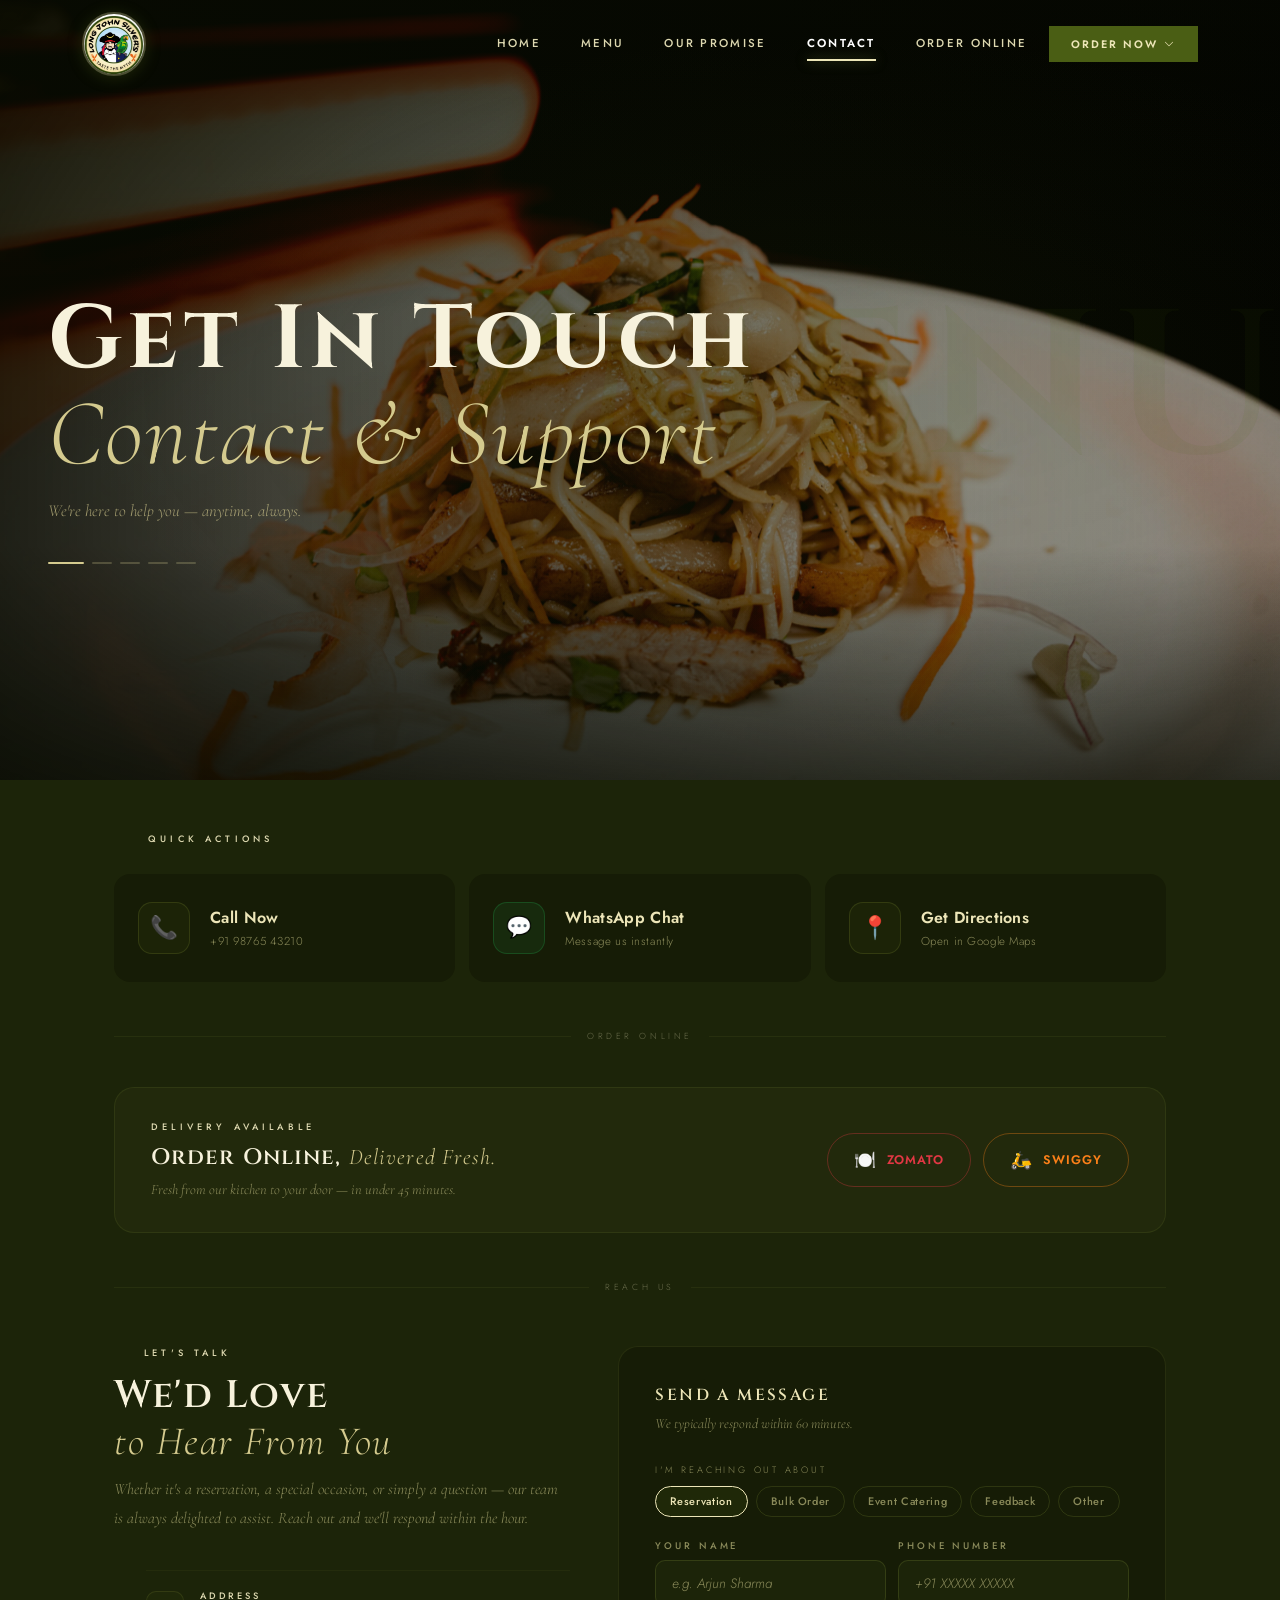
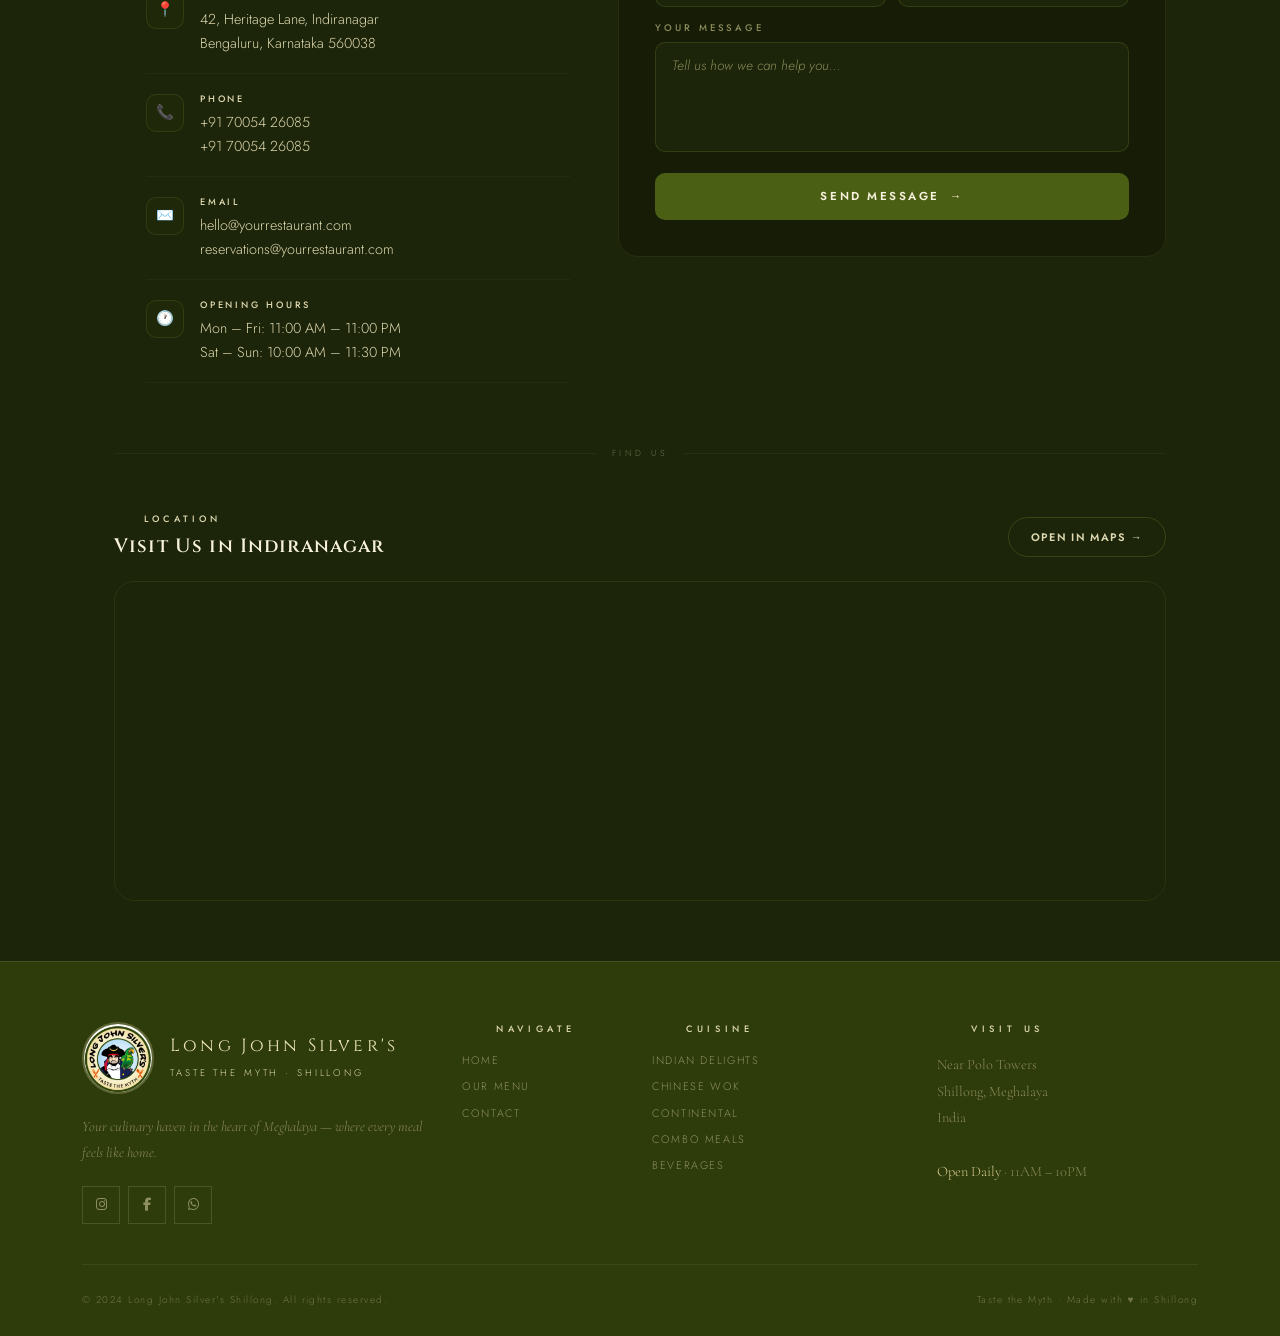
<file: contact.html>
<!DOCTYPE html>
<html lang="en">

<head>
  <meta charset="UTF-8">
  <meta name="viewport" content="width=device-width, initial-scale=1.0">
  <title>Menu — Long John Silver's Shillong | Indian, Chinese &amp; Continental</title>
  <meta name="description"
    content="Explore the full menu at Long John Silver's Shillong. Indian, Chinese, Continental dishes and value combos — all freshly prepared near Polo Towers.">
  <link href="https://cdn.jsdelivr.net/npm/bootstrap@5.3.2/dist/css/bootstrap.min.css" rel="stylesheet">
  <link
    href="https://fonts.googleapis.com/css2?family=Cormorant+Garamond:ital,wght@0,300;0,400;0,600;0,700;1,300;1,400&family=Jost:wght@300;400;500;600&family=Cinzel:wght@400;600;700&display=swap"
    rel="stylesheet">
  <link rel="stylesheet" href="https://cdnjs.cloudflare.com/ajax/libs/font-awesome/6.5.0/css/all.min.css">
  <link rel="stylesheet" href="https://cdn.jsdelivr.net/npm/bootstrap-icons@1.11.0/font/bootstrap-icons.css">
  <link rel="stylesheet" href="assets/css/style.css">
</head>

<body>

  <!-- ═══ NAVBAR ═══ -->
  <nav id="navbar">
    <div class="container">
      <div class="d-flex align-items-center justify-content-between">
        <a href="index.html" class="nav-logo-wrap">
          <picture>
            <source srcset="assets/images/long-john-logo.webp" type="image/webp">
            <img src="assets/images/long-john-logo.png" alt="Long John Silver's Shillong" class="nav-logo-img">
          </picture>
        </a>
        <button class="navbar-toggler d-lg-none" type="button" id="menuToggle">
          <span class="navbar-toggler-icon"></span>
        </button>
        <div class="d-none d-lg-flex align-items-center gap-1">
          <a class="nav-link" href="index.html">Home</a>
          <a class="nav-link" href="menu.html">Menu</a>
          <a class="nav-link" href="index.html#why">Our Promise</a>
          <a class="nav-link active" href="contact.html">Contact</a>
          <a class="nav-link" href="index.html#order">Order online</a>
          <div class="dd-wrapper">
            <button class="dd-btn" id="orderDropdown">Order Now <i class="bi bi-chevron-down dd-arrow"></i></button>
            <div class="dd-menu">
              <div class="dd-header">
                <h6>Choose Platform</h6>
                <p>Order your favorites</p>
              </div>
              <a class="dd-item" href="https://www.swiggy.com" target="_blank">
                <div class="dd-icon"><i class="bi bi-bag-check"></i></div>
                <div class="dd-content">
                  <div class="dd-title">Order via Swiggy</div>
                  <div class="dd-desc">Fast delivery, exclusive deals</div>
                </div><i class="bi bi-arrow-up-right dd-link-icon"></i>
              </a>
              <a class="dd-item" href="https://www.zomato.com" target="_blank">
                <div class="dd-icon"><i class="bi bi-shop"></i></div>
                <div class="dd-content">
                  <div class="dd-title">Order via Zomato</div>
                  <div class="dd-desc">Premium dining experience</div>
                </div><i class="bi bi-arrow-up-right dd-link-icon"></i>
              </a>
              <a class="dd-item dd-call" href="tel:+917005426085">
                <div class="dd-icon"><i class="bi bi-telephone-fill"></i></div>
                <div class="dd-content">
                  <div class="dd-title">Call to Order</div>
                  <div class="dd-desc">+91 70054 26085</div>
                </div><i class="bi bi-arrow-up-right dd-link-icon"></i>
              </a>
              <div class="dd-footer">
                <p>Open daily 11:00 AM – 10:00 PM</p>
              </div>
            </div>
          </div>
        </div>
      </div>
      <div class="d-lg-none" id="mobileMenu">
        <a class="nav-link" href="index.html">Home</a>
        <a class="nav-link" href="menu.html">Menu</a>
        <a class="nav-link" href="index.html#why">Our Promise</a>
        <a class="nav-link active" href="contact.html">Contact</a>
        <a class="nav-link" href="index.html#order">Order online</a>
        <div class="dd-wrapper">
          <button class="dd-btn" id="orderDropdown">Order Now <i class="bi bi-chevron-down dd-arrow"></i></button>
          <div class="dd-menu">
            <div class="dd-header">
              <h6>Choose Platform</h6>
              <p>Order your favorites</p>
            </div>
            <a class="dd-item" href="https://www.swiggy.com" target="_blank">
              <div class="dd-icon"><i class="bi bi-bag-check"></i></div>
              <div class="dd-content">
                <div class="dd-title">Order via Swiggy</div>
                <div class="dd-desc">Fast delivery, exclusive deals</div>
              </div><i class="bi bi-arrow-up-right dd-link-icon"></i>
            </a>
            <a class="dd-item" href="https://www.zomato.com" target="_blank">
              <div class="dd-icon"><i class="bi bi-shop"></i></div>
              <div class="dd-content">
                <div class="dd-title">Order via Zomato</div>
                <div class="dd-desc">Premium dining experience</div>
              </div><i class="bi bi-arrow-up-right dd-link-icon"></i>
            </a>
            <a class="dd-item dd-call" href="tel:+917005426085">
              <div class="dd-icon"><i class="bi bi-telephone-fill"></i></div>
              <div class="dd-content">
                <div class="dd-title">Call to Order</div>
                <div class="dd-desc">+91 70054 26085</div>
              </div><i class="bi bi-arrow-up-right dd-link-icon"></i>
            </a>
            <div class="dd-footer">
              <p>Open daily 11:00 AM – 10:00 PM</p>
            </div>
          </div>
        </div>
      </div>
    </div>
  </nav>

  <!-- ═══ HERO ═══ -->
  <section class="menu-hero">
    <div class="hero-bg-slider">
      <div class="hero-slide active"
        style="background-image:url('assets/images/food-long-john/pork-mushroom-chow.webp')"></div>
      <div class="hero-slide" style="background-image:url('assets/images/food-long-john/fish-fry.webp')"></div>
      <div class="hero-slide"
        style="background-image:url('assets/images/food-long-john/chicken-manchurian-gravy.webp')"></div>
      <div class="hero-slide" style="background-image:url('assets/images/food-long-john/prawns-chillyg-ravy.webp')">
      </div>
      <div class="hero-slide" style="background-image:url('assets/images/food-long-john/paneer-butter-masala.webp')">
      </div>
    </div>
    <div class="menu-hero-inner py-5 pb-5">
      <h1>Get In Touch<br><em>Contact &amp; Support</em></h1>
      <p class="hero-sub">We're here to help you — anytime, always.</p>
      <div class="hero-dots">
        <span class="hero-dot active"></span>
        <span class="hero-dot"></span>
        <span class="hero-dot"></span>
        <span class="hero-dot"></span>
        <span class="hero-dot"></span>
      </div>
    </div>
  </section>

  <div class="cs-page">

    <!-- TOP HEADER -->
    <!-- <div class="cs-header">
    <div class="cs-header-kicker"><span></span>Get In Touch<span></span></div>
    <h1>Contact &amp; Support</h1>
    <p>We're here to help you — anytime, always.</p>
  </div> -->

    <div class="cs-wrap">

      <!-- ACTION HUB -->
      <div class="cs-hub">
        <div class="cs-hub-label">Quick Actions</div>
        <div class="cs-actions">

          <a href="tel:+919876543210" class="cs-action-btn">
            <div class="cs-action-icon">📞</div>
            <div class="cs-action-text">
              <div class="cs-action-title">Call Now</div>
              <div class="cs-action-sub">+91 98765 43210</div>
            </div>
            <div class="cs-action-arrow">→</div>
          </a>

          <a href="https://wa.me/917005426085" class="cs-action-btn whatsapp" target="_blank">
            <div class="cs-action-icon" style="color:#25D366; font-size:1.3rem;">💬</div>
            <div class="cs-action-text">
              <div class="cs-action-title">WhatsApp Chat</div>
              <div class="cs-action-sub">Message us instantly</div>
            </div>
            <div class="cs-action-arrow">→</div>
          </a>

          <a href="https://maps.google.com" target="_blank" class="cs-action-btn">
            <div class="cs-action-icon">📍</div>
            <div class="cs-action-text">
              <div class="cs-action-title">Get Directions</div>
              <div class="cs-action-sub">Open in Google Maps</div>
            </div>
            <div class="cs-action-arrow">→</div>
          </a>

        </div>
      </div>

      <!-- DIVIDER -->
      <div class="cs-section-divider"><span>Order Online</span></div>

      <!-- ORDER ONLINE -->
      <div class="cs-order">
        <div class="cs-order-inner">
          <div class="cs-order-left">
            <div class="cs-order-kicker">Delivery Available</div>
            <div class="cs-order-title">Order Online, <em>Delivered Fresh.</em></div>
            <div class="cs-order-sub">Fresh from our kitchen to your door — in under 45 minutes.</div>
          </div>
          <div class="cs-order-btns">
            <a href="#" class="cs-platform-btn zomato" target="_blank">
              <span class="cs-platform-icon">🍽️</span>
              Zomato
            </a>
            <a href="#" class="cs-platform-btn swiggy" target="_blank">
              <span class="cs-platform-icon">🛵</span>
              Swiggy
            </a>
          </div>
        </div>
      </div>

      <!-- DIVIDER -->
      <div class="cs-section-divider"><span>Reach Us</span></div>

      <!-- SPLIT SECTION -->
      <div class="cs-split">
        <div class="cs-split-grid">

          <!-- LEFT -->
          <div class="cs-left">
            <div class="cs-left-kicker">Let's Talk</div>
            <h2>We'd Love<br><em>to Hear From You</em></h2>
            <p class="cs-left-desc">Whether it's a reservation, a special occasion, or simply a question — our team is
              always delighted to assist. Reach out and we'll respond within the hour.</p>

            <ul class="cs-info-list">
              <li class="cs-info-item">
                <div class="cs-info-icon">📍</div>
                <div>
                  <span class="cs-info-lbl">Address</span>
                  <span class="cs-info-val">42, Heritage Lane, Indiranagar<br>Bengaluru, Karnataka 560038</span>
                </div>
              </li>
              <li class="cs-info-item">
                <div class="cs-info-icon">📞</div>
                <div>
                  <span class="cs-info-lbl">Phone</span>
                  <span class="cs-info-val">+91 70054 26085<br>+91 70054 26085</span>
                </div>
              </li>
              <li class="cs-info-item">
                <div class="cs-info-icon">✉️</div>
                <div>
                  <span class="cs-info-lbl">Email</span>
                  <span class="cs-info-val">hello@yourrestaurant.com<br>reservations@yourrestaurant.com</span>
                </div>
              </li>
              <li class="cs-info-item">
                <div class="cs-info-icon">🕐</div>
                <div>
                  <span class="cs-info-lbl">Opening Hours</span>
                  <span class="cs-info-val">Mon – Fri: 11:00 AM – 11:00 PM<br>Sat – Sun: 10:00 AM – 11:30 PM</span>
                </div>
              </li>
            </ul>
          </div>

          <!-- RIGHT - FORM -->
          <div class="cs-right">
            <div class="cs-form-card">
              <div class="cs-form-title">Send a Message</div>
              <div class="cs-form-sub">We typically respond within 60 minutes.</div>

              <div id="cs-form-body">
                <div class="cs-chip-label">I'm reaching out about</div>
                <div class="cs-reason-chips">
                  <button class="cs-chip active" onclick="setChip(this)">Reservation</button>
                  <button class="cs-chip" onclick="setChip(this)">Bulk Order</button>
                  <button class="cs-chip" onclick="setChip(this)">Event Catering</button>
                  <button class="cs-chip" onclick="setChip(this)">Feedback</button>
                  <button class="cs-chip" onclick="setChip(this)">Other</button>
                </div>

                <div class="cs-field-row">
                  <div class="cs-field-group">
                    <label>Your Name</label>
                    <input type="text" id="cs-name" placeholder="e.g. Arjun Sharma">
                  </div>
                  <div class="cs-field-group">
                    <label>Phone Number</label>
                    <input type="tel" id="cs-phone" placeholder="+91 XXXXX XXXXX">
                  </div>
                </div>

                <div class="cs-field-group">
                  <label>Your Message</label>
                  <textarea id="cs-msg" placeholder="Tell us how we can help you…"></textarea>
                </div>

                <button class="cs-submit-btn" onclick="submitForm()">
                  <span>Send Message</span>
                  <span>→</span>
                </button>
              </div>

              <div class="cs-success" id="cs-success">
                <div class="cs-success-icon">✓</div>
                <h3>Message Received</h3>
                <p>We'll get back to you within the hour. Thank you for reaching out.</p>
              </div>
            </div>
          </div>

        </div>
      </div>

      <!-- DIVIDER -->
      <div class="cs-section-divider"><span>Find Us</span></div>

      <!-- MAP -->
      <div class="cs-map">
        <div class="cs-map-header">
          <div class="cs-map-title-block">
            <div class="cs-map-kicker">Location</div>
            <div class="cs-map-title">Visit Us in Indiranagar</div>
          </div>
          <a href="https://maps.google.com" target="_blank" class="cs-map-open-btn">
            Open in Maps →
          </a>
        </div>
        <div class="cs-map-wrap">
          <iframe
            src="https://www.google.com/maps/embed?pb=!1m18!1m12!1m3!1d3887.985220985507!2d77.6409!3d12.9784!2m3!1f0!2f0!3f0!3m2!1i1024!2i768!4f13.1!3m3!1m2!1s0x3bae13a851d7b609%3A0xc55f7b7f8b7ff617!2sIndiranagar%2C%20Bengaluru!5e0!3m2!1sen!2sin!4v1700000000000"
            allowfullscreen="" loading="lazy" referrerpolicy="no-referrer-when-downgrade"
            title="Restaurant location map">
          </iframe>
          <div class="cs-map-overlay"></div>
        </div>
      </div>

    </div><!-- /cs-wrap -->
  </div><!-- /cs-page -->

  <!-- ═══ FOOTER ═══ -->
  <footer>
    <div class="container">
      <div class="row g-4">
        <div class="col-lg-4 col-md-6">
          <div class="footer-logo-wrap">
            <picture>
              <source srcset="assets/images/long-john-logo.webp" type="image/webp">
              <img src="assets/images/long-john-logo.webp" alt="LJS Logo" class="footer-logo">
            </picture>
            <div>
              <span class="footer-brand">Long John Silver's</span>
              <span class="footer-tagline">Taste the Myth · Shillong</span>
            </div>
          </div>
          <p
            style="font-family:var(--font-serif);font-size:.9rem;color:var(--text-muted);font-style:italic;line-height:1.8;margin-bottom:20px">
            Your culinary haven in the heart of Meghalaya — where every meal feels like home.</p>
          <div class="d-flex gap-2">
            <a href="#" class="social-btn"><i class="fab fa-instagram"></i></a>
            <a href="#" class="social-btn"><i class="fab fa-facebook-f"></i></a>
            <a href="#" class="social-btn"><i class="fab fa-whatsapp"></i></a>
          </div>
        </div>
        <div class="col-lg-2 col-md-3 col-6">
          <div class="section-label mb-3" style="font-size:.58rem">Navigate</div>
          <div class="footer-links">
            <a href="index.html">Home</a>
            <a href="menu.html">Our Menu</a>
            <a href="contact.html">Contact</a>
          </div>
        </div>
        <div class="col-lg-3 col-md-3 col-6">
          <div class="section-label mb-3" style="font-size:.58rem">Cuisine</div>
          <div class="footer-links">
            <a href="#" onclick="switchTab('indian')">Indian Delights</a>
            <a href="#" onclick="switchTab('chinese')">Chinese Wok</a>
            <a href="#" onclick="switchTab('continental')">Continental</a>
            <a href="#" onclick="switchTab('combos')">Combo Meals</a>
            <a href="#" onclick="switchTab('beverages')">Beverages</a>
          </div>
        </div>
        <div class="col-lg-3 col-md-6">
          <div class="section-label mb-3" style="font-size:.58rem">Visit Us</div>
          <p style="font-family:var(--font-serif);font-size:.9rem;color:var(--text-muted);line-height:1.85">
            Near Polo Towers<br>Shillong, Meghalaya<br>India<br><br>
            <span style="color:var(--cream-dark)">Open Daily</span> · 11AM – 10PM
          </p>
        </div>
      </div>
      <div class="footer-bottom">
        <span class="footer-copy">© 2024 Long John Silver's Shillong. All rights reserved.</span>
        <span class="footer-copy">Taste the Myth · Made with ♥ in Shillong</span>
      </div>
    </div>
  </footer>

  <script src="https://cdn.jsdelivr.net/npm/bootstrap@5.3.2/dist/js/bootstrap.bundle.min.js"></script>
  <script src="assets/js/scricpt.js"></script>
  <script>
    function setChip(el) {
      document.querySelectorAll('.cs-chip').forEach(c => c.classList.remove('active'));
      el.classList.add('active');
    }

    function submitForm() {
      const name = document.getElementById('cs-name').value.trim();
      const phone = document.getElementById('cs-phone').value.trim();
      const msg = document.getElementById('cs-msg').value.trim();
      if (!name || !msg) {
        document.getElementById('cs-name').style.borderColor = name ? 'rgba(107,122,46,0.3)' : 'var(--orange)';
        document.getElementById('cs-msg').style.borderColor = msg ? 'rgba(107,122,46,0.3)' : 'var(--orange)';
        return;
      }
      document.getElementById('cs-form-body').style.display = 'none';
      document.getElementById('cs-success').style.display = 'block';
    }
  </script>
</body>

</html>
</file>
<file: assets/css/style.css>
:root {
    --olive-dark: #2E3B0A;
    --olive: #4A5E14;
    --olive-mid: #6B7A2E --olive-light: #8E9A4A;
    --cream: #EDE6B8;
    --cream-dark: #D4CA8E;
    --cream-light: #F7F2DC;
    --orange: #CC4A1A;
    --orange-light: #E06030;
    --sky: #9EC8E8;
    --dark: #0F1205;
    --dark-2: #161C06;
    --dark-3: #1C2409;
    --dark-4: #22290C;
    --warm-gray: #3A3E1A;
    --text-light: #DDD8B0;
    --text-muted: #8A8A5A;
    --white: #FFFFFF;

    --font-display: 'Cinzel', serif;
    --font-body: 'Jost', sans-serif;
    --font-serif: 'Cormorant Garamond', serif;

    --transition: all 0.4s cubic-bezier(0.25, 0.46, 0.45, 0.94);
    --shadow-olive: 0 0 40px rgba(74, 94, 20, 0.2);
    --shadow-cream: 0 0 30px rgba(237, 230, 184, 0.1);
    --shadow-deep: 0 20px 60px rgba(0, 0, 0, 0.6);

    --ease: cubic-bezier(0.25, 0.46, 0.45, 0.94);
    --ease-spring: cubic-bezier(0.34, 1.56, 0.64, 1);
    --t3: all 0.3s var(--ease);
    --t4: all 0.4s var(--ease);
    --t5: all 0.5s var(--ease);

    --glow-olive: 0 0 40px rgba(59, 84, 18, 0.25);
    --glow-cream: 0 0 20px rgba(237, 230, 184, 0.08);
    --shadow-lg: 0 20px 60px rgba(0, 0, 0, 0.7);
    --shadow-deep: 0 20px 60px rgba(0, 0, 0, 0.6);

}

*,
*::before,
*::after {
    box-sizing: border-box;
    margin: 0;
    padding: 0;
}

html {
    scroll-behavior: smooth;
    overflow-x: hidden;
}


body {
    background: var(--dark-3);
    color: var(--text-light);
    font-family: var(--font-body);
    font-weight: 300;
    overflow-x: hidden;
    overflow-x: clip !important;
}

::-webkit-scrollbar {
    width: 5px;
}

::-webkit-scrollbar-track {
    background: var(--dark-2);
}

::-webkit-scrollbar-thumb {
    background: var(--olive);
    border-radius: 3px;
}

/* =============================================
   NAVBAR
============================================= */
#navbar {
    position: fixed;
    top: 0;
    left: 0;
    right: 0;
    z-index: 1000;
    padding: 12px 0;
    transition: var(--transition);
    background: transparent;
}

#navbar.scrolled {
    /* padding: 8px 0; */
    background: rgba(15, 18, 5, 0.95);
    backdrop-filter: blur(20px);
    border-bottom: 1px solid rgba(74, 94, 20, 0.3);
    box-shadow: 0 4px 30px rgba(0, 0, 0, 0.4);
}


.nav-logo-wrap {
    display: flex;
    align-items: center;
    gap: 14px;
    text-decoration: none;
}

.nav-logo-img {
    width: 64px;
    height: 64px;
    border-radius: 50%;
    object-fit: cover;
    transition: var(--transition);
    filter: drop-shadow(0 2px 8px rgba(74, 94, 20, 0.4));
    border: 2px solid rgba(237, 230, 184, 0.25);
}

#navbar.scrolled .nav-logo-img {
    width: 52px;
    height: 52px;
}

.nav-logo-text {
    display: flex;
    flex-direction: column;
}

.nav-logo-name {
    font-family: var(--font-display);
    font-size: 0.95rem;
    letter-spacing: 0.18em;
    color: var(--cream);
    text-transform: uppercase;
    line-height: 1.1;
}

.nav-logo-sub {
    font-family: var(--font-body);
    font-size: 0.58rem;
    letter-spacing: 0.32em;
    color: var(--olive-light);
    text-transform: uppercase;
    margin-top: 2px;
    font-style: italic;
}


.nav-link {
    color: var(--text-light) !important;
    font-family: var(--font-body);
    font-size: 0.72rem;
    letter-spacing: 0.2em;
    text-transform: uppercase;
    font-weight: 500;
    padding: 8px 18px !important;
    transition: var(--transition);
    position: relative;
    white-space: nowrap;
}


.nav-link::after {
    content: '';
    position: absolute;
    bottom: 2px;
    left: 18px;
    right: 18px;
    height: 1px;
    background: var(--cream);
    transform: scaleX(0);
    transition: transform 0.3s ease;
}

.nav-link:hover {
    color: var(--cream) !important;
}

.nav-link:hover::after {
    transform: scaleX(1);
}


.navbar .d-lg-flex {
    flex-wrap: nowrap;
    gap: 8px;
}


@media (max-width: 1200px) {

    .nav-link {
        font-size: 0.65rem;
        letter-spacing: 0.12em;
        padding: 6px 12px !important;
    }

}


@media (max-width: 1050px) {

    .nav-link {
        font-size: 0.6rem;
        letter-spacing: 0.1em;
        padding: 6px 10px !important;
    }

}

/* =============================================
   MOBILE NAVBAR
============================================= */

@media (max-width: 992px) {

    .d-lg-flex {
        display: none !important;
    }

    .navbar-toggler {
        display: block !important;
    }

    .nav-logo-img {
        width: 48px;
        height: 48px;
    }

    #navbar.scrolled .nav-logo-img {
        width: 42px;
        height: 42px;
    }

}



/*=============== DROP DOWN =================*/

.dd-wrapper {
    position: relative;
    display: inline-block;
    width: 100%;
    max-width: 320px;
}


.dd-btn {
    background: var(--olive);
    color: var(--cream);
    border: 1px solid var(--olive-light);

    padding: 10px 22px;
    font-size: 0.68rem;
    letter-spacing: 0.18em;

    font-family: var(--font-body);
    text-transform: uppercase;
    font-weight: 600;
    text-decoration: none;

    display: inline-flex;
    align-items: center;
    gap: 6px;

    position: relative;
    overflow: hidden;
    transition: all 0.3s ease;
}


.dd-btn .dd-arrow {
    font-size: 10px;
}

@media (max-width: 768px) {
    .dd-btn {
        width: 100%;
        justify-content: center;

        padding: 12px 20px;
        font-size: 0.7rem;
        letter-spacing: 0.16em;

        margin-top: 10px;
        gap: 6px;
    }

    .dd-btn .dd-arrow {
        font-size: 10px;
    }
}


.dd-menu {
    position: absolute;
    top: calc(100% + 15px);
    right: 0;
    min-width: 280px;
    background: linear-gradient(180deg,
            rgba(34, 41, 12, 0.98) 0%,
            rgba(22, 28, 6, 0.98) 100%);
    backdrop-filter: blur(20px);
    border-radius: 12px;
    border: 1px solid rgba(142, 154, 74, 0.15);
    padding: 8px;
    opacity: 0;
    visibility: hidden;
    transform: translateY(20px) scale(0.95);
    transform-origin: top center;
    transition: all 0.4s var(--ease-spring);
    box-shadow:
        0 25px 50px rgba(0, 0, 0, 0.5),
        0 0 0 1px rgba(142, 154, 74, 0.1),
        var(--glow-olive);
    z-index: 1000;
}


.dd-menu::before {
    content: '';
    position: absolute;
    top: -8px;
    left: 50%;
    transform: translateX(-50%);
    width: 16px;
    height: 16px;
    background: rgba(34, 41, 12, 0.98);
    border-left: 1px solid rgba(142, 154, 74, 0.15);
    border-top: 1px solid rgba(142, 154, 74, 0.15);
    transform: translateX(-50%) rotate(45deg);
}


.dd-wrapper.active .dd-menu {
    opacity: 1;
    visibility: visible;
    transform: translateY(0) scale(1);
}


.dd-header {
    padding: 16px 20px 12px;
    border-bottom: 1px solid rgba(142, 154, 74, 0.1);
    margin-bottom: 8px;
}

.dd-header h6 {
    font-family: var(--font-display);
    font-size: 11px;
    font-weight: 600;
    letter-spacing: 2px;
    text-transform: uppercase;
    color: var(--olive-light);
    margin: 0;
}

.dd-header p {
    font-family: var(--font-serif);
    font-size: 13px;
    color: var(--text-muted);
    margin: 4px 0 0;
    font-style: italic;
}


.dd-item {
    display: flex;
    align-items: center;
    gap: 14px;
    padding: 14px 18px;
    border-radius: 10px;
    text-decoration: none;
    color: var(--text-light);
    font-size: 14px;
    font-weight: 500;
    transition: var(--t3);
    position: relative;
    overflow: hidden;
    margin-bottom: 4px;
}

.dd-item:last-of-type {
    margin-bottom: 0;
}


.dd-item::before {
    content: '';
    position: absolute;
    inset: 0;
    background: linear-gradient(135deg,
            rgba(142, 154, 74, 0.1) 0%,
            rgba(142, 154, 74, 0.05) 100%);
    opacity: 0;
    transition: var(--t3);
    border-radius: 10px;
}

.dd-item:hover::before {
    opacity: 1;
}


.dd-icon {
    width: 40px;
    height: 40px;
    min-width: 40px;
    display: flex;
    align-items: center;
    justify-content: center;
    border-radius: 10px;
    background: rgba(142, 154, 74, 0.1);
    border: 1px solid rgba(142, 154, 74, 0.2);
    transition: var(--t3);
    position: relative;
    z-index: 1;
}

.dd-item:hover .dd-icon {
    background: rgba(142, 154, 74, 0.2);
    border-color: rgba(142, 154, 74, 0.4);
    transform: scale(1.1);
}

.dd-icon i {
    font-size: 18px;
    color: var(--olive-light);
    transition: var(--t3);
}

.dd-item:hover .dd-icon i {
    color: var(--cream);
}

.dd-content {
    flex: 1;
    position: relative;
    z-index: 1;
    min-width: 0;
}

.dd-title {
    font-family: var(--font-body);
    font-size: 14px;
    font-weight: 500;
    color: var(--cream);
    transition: var(--t3);
    word-break: break-word;
}

.dd-item:hover .dd-title {
    color: var(--white);
}

.dd-desc {
    font-size: 12px;
    color: var(--text-muted);
    margin-top: 2px;
    transition: var(--t3);
    word-break: break-word;
}

.dd-item:hover .dd-desc {
    color: var(--olive-light);
}


.dd-link-icon {
    font-size: 12px;
    color: var(--text-muted);
    opacity: 0;
    transform: translateX(-10px);
    transition: var(--t3);
    min-width: 16px;
    text-align: right;
}

.dd-item:hover .dd-link-icon {
    opacity: 1;
    transform: translateX(0);
    color: var(--olive-light);
}


.dd-call {
    margin-top: 8px;
    border-top: 1px solid rgba(142, 154, 74, 0.1);
    padding-top: 16px;
}

.dd-call .dd-icon {
    background: rgba(204, 74, 26, 0.1);
    border-color: rgba(204, 74, 26, 0.2);
}

.dd-call .dd-icon i {
    color: var(--orange);
}

.dd-call:hover .dd-icon {
    background: rgba(204, 74, 26, 0.2);
    border-color: rgba(204, 74, 26, 0.4);
}

.dd-call:hover .dd-icon i {
    color: var(--orange-light);
}


@keyframes pulse-ring {
    0% {
        transform: scale(1);
        opacity: 0.8;
    }

    100% {
        transform: scale(1.5);
        opacity: 0;
    }
}

.dd-call .dd-icon::after {
    content: '';
    position: absolute;
    inset: 0;
    border-radius: 10px;
    border: 2px solid var(--orange);
    animation: pulse-ring 2s ease-out infinite;
}


.dd-footer {
    margin-top: 8px;
    padding: 12px 18px;
    border-top: 1px solid rgba(142, 154, 74, 0.1);
    text-align: center;
}

.dd-footer p {
    font-family: var(--font-serif);
    font-size: 12px;
    color: var(--text-muted);
    font-style: italic;
    margin: 0;
}


@media (max-width: 768px) {
    .dd-wrapper {
        max-width: 100%;
        width: 100%;
    }

    .dd-btn {
        padding: 12px 20px;
        font-size: 13px;
        letter-spacing: 1px;
    }

    .dd-menu {
        position: relative;
        top: auto;
        left: auto;
        right: auto;
        min-width: 100%;
        width: 100%;
        transform: scaleY(0.95);
        transform-origin: top center;
        margin-top: 10px;
        display: none;
        opacity: 1;
        visibility: visible;
    }

    .dd-wrapper.active .dd-menu {
        display: block;
        transform: scaleY(1);
    }

    .dd-menu::before {
        display: none;
    }

    .dd-item {
        padding: 12px 14px;
        gap: 12px;
    }

    .dd-icon {
        width: 36px;
        height: 36px;
        min-width: 36px;
    }

    .dd-icon i {
        font-size: 16px;
    }

    .dd-title {
        font-size: 13px;
    }

    .dd-desc {
        font-size: 11px;
    }

    .dd-link-icon {
        font-size: 11px;
    }

    .dd-header {
        padding: 12px 16px 10px;
    }

    .dd-header h6 {
        font-size: 10px;
    }

    .dd-header p {
        font-size: 12px;
    }

    .dd-footer {
        padding: 10px 16px;
    }

    .dd-footer p {
        font-size: 11px;
    }
}

@media (max-width: 480px) {
    .dd-wrapper {
        width: 100%;
    }

    .dd-btn {
        padding: 11px 16px;
        font-size: 12px;
        gap: 6px;
    }

    .dd-btn .dd-arrow {
        font-size: 11px;
    }

    .dd-menu {
        padding: 6px;
    }

    .dd-header {
        padding: 10px 14px 8px;
    }

    .dd-header h6 {
        font-size: 9px;
        letter-spacing: 1px;
    }

    .dd-header p {
        font-size: 11px;
    }

    .dd-item {
        padding: 10px 12px;
        gap: 10px;
        margin-bottom: 3px;
    }

    .dd-icon {
        width: 32px;
        height: 32px;
        min-width: 32px;
    }

    .dd-icon i {
        font-size: 15px;
    }

    .dd-title {
        font-size: 12px;
    }

    .dd-desc {
        font-size: 10px;
    }

    .dd-footer {
        padding: 8px 12px;
    }

    .dd-footer p {
        font-size: 10px;
    }
}





.navbar-toggler {
    border: 1px solid rgba(237, 230, 184, 0.3);
    background: none;
    padding: 6px 10px;
}

.navbar-toggler-icon {
    background-image: url("../images/btn.svg");
}

#mobileMenu {
    display: none;
    padding: 16px 0;
    border-top: 1px solid rgba(237, 230, 184, 0.1);
    margin-top: 12px;
}

#mobileMenu .dd-wrapper {
    margin-top: 12px;
}



/* =============================================
   NAVBAR - ACTIVE STATE
============================================= */

.nav-link.active {
    color: var(--white) !important;
    font-weight: 600;
}

.nav-link.active::after {
    transform: scaleX(1) !important;
    height: 2px !important;
    bottom: 0 !important;
    box-shadow: 0 0 12px rgba(142, 154, 74, 0.6);
}



/* =============================================
   HERO
============================================= */
#hero {
    position: relative;
    height: 100vh;
    min-height: 800px;
    overflow: hidden;
    display: flex;
    align-items: center;
    overflow: hidden;
    background: var(--dark-3);
}

.hero-slides {
    position: absolute;
    inset: 0;
}

.premium-hero-bg {
    position: absolute;
    inset: 0;
    background-size: cover;
    background-position: center;
    background-attachment: fixed;
    animation: zoomIn 15s ease-out forwards;
}

@keyframes zoomIn {
    0% {
        transform: scale(1.0);
    }

    100% {
        transform: scale(1.05);
    }
}


.premium-hero .hero-content {
    position: relative;
    z-index: 2;
    padding-top: 80px;

}

.premium-eyebrow {
    font-family: var(--font-body);
    font-size: 0.85rem;
    letter-spacing: 0.3em;
    color: var(--cream-dark);
    text-transform: uppercase;
    font-weight: 500;
    display: inline-block;
    margin-bottom: 24px;
    padding-left: 16px;
    border-left: 3px solid var(--olive-light);
    animation: fadeUp 1s 0.2s forwards;
    opacity: 0;
}

.premium-title {
    font-family: var(--font-display);
    font-size: clamp(2.8rem, 5.5vw, 4.5rem);
    font-weight: 700;
    color: var(--white);
    line-height: 1.15;
    margin-bottom: 20px;
    opacity: 0;
    animation: fadeUp 1s 0.4s forwards;
    text-shadow: 0 4px 20px rgba(0, 0, 0, 0.4);
}

.premium-title em {
    font-style: italic;
    color: var(--cream);
    font-family: var(--font-serif);
    font-weight: 300;
}

.premium-sub {
    font-family: var(--font-body);
    font-size: 1.1rem;
    color: rgba(237, 230, 184, 0.85);
    font-weight: 300;
    max-width: 600px;
    line-height: 1.8;
    margin-bottom: 45px;
    opacity: 0;
    animation: fadeUp 1s 0.6s forwards;
}

.premium-actions {
    display: flex;
    gap: 20px;
    opacity: 0;
    animation: fadeUp 1s 0.8s forwards;
}

@keyframes fadeUp {
    from {
        opacity: 0;
        transform: translateY(30px);
    }

    to {
        opacity: 1;
        transform: translateY(0);
    }
}

@media (max-width: 991px) {
    .premium-title {
        font-size: 2.8rem;
    }

    .premium-actions {
        flex-direction: column;
        width: 100%;
        max-width: 300px;
    }

    .premium-actions a {
        text-align: center;
        justify-content: center;
    }
}



.hero-slide {
    position: absolute;
    inset: 0;
    opacity: 0;
    background-size: cover;
    background-position: center;
    transform: scale(1.06);
    transition: opacity 1.3s cubic-bezier(0.4, 0, 0.2, 1), transform 9s ease-out;
}

.hero-slide.active {
    opacity: 1;
    transform: scale(1.0);
}

.hero-overlay {
    position: absolute;
    inset: 0;
    background: linear-gradient(125deg,
            rgba(15, 18, 5, 0.88) 0%,
            rgba(15, 18, 5, 0.55) 45%,
            rgba(46, 59, 10, 0.3) 100%);
}


.hero-overlay::after {
    content: '';
    position: absolute;
    inset: 0;
    background: radial-gradient(circle at center, transparent 30%, rgba(0, 0, 0, 0.7) 100%);
}

/* .hero-content {
    position: relative;
    z-index: 2;
    height: 100%;
    display: flex;
    flex-direction: column;
    justify-content: center;
    padding-top: 100px;
} */

.hero-logo-wrap {
    display: flex;
    align-items: center;
    gap: 32px;
    margin-bottom: 32px;
    opacity: 0;
    animation: fadeUp 0.9s 0.2s forwards;
}

.hero-logo-img {
    width: 140px;
    height: 140px;
    border-radius: 50%;
    object-fit: cover;
    border: 3px solid rgba(237, 230, 184, 0.35);
    box-shadow: 0 0 50px rgba(74, 94, 20, 0.4), 0 0 0 6px rgba(74, 94, 20, 0.15);
    flex-shrink: 0;
}

.hero-logo-divider {
    width: 1px;
    height: 100px;
    background: linear-gradient(to bottom, transparent, rgba(237, 230, 184, 0.4), transparent);
    flex-shrink: 0;
}

.hero-logo-text-block {
    display: flex;
    flex-direction: column;
    gap: 6px;
}

.hero-tagline-pill {
    display: inline-block;
    font-family: var(--font-body);
    font-size: 0.62rem;
    letter-spacing: 0.35em;
    color: var(--dark);
    background: var(--cream);
    padding: 5px 16px;
    text-transform: uppercase;
    font-weight: 600;
    width: fit-content;
}


.hero-divider {
    width: 70px;
    height: 2px;
    background: linear-gradient(90deg, var(--olive-light), var(--cream-dark), transparent);
    margin: 20px 0;
    opacity: 0;
    animation: fadeIn 0.9s 0.7s forwards;
}


.btn-primary-ljs {
    background: var(--olive);
    color: var(--cream);
    border: 1px solid var(--olive-light);
    padding: 15px 40px;
    font-family: var(--font-body);
    font-size: 0.72rem;
    letter-spacing: 0.22em;
    text-transform: uppercase;
    font-weight: 600;
    text-decoration: none;
    display: inline-flex;
    align-items: center;
    gap: 10px;
    transition: var(--transition);
    position: relative;
    overflow: hidden;
}

.btn-primary-ljs::before {
    content: '';
    position: absolute;
    inset: 0;
    background: var(--cream);
    transform: translateX(-101%);
    transition: transform 0.4s ease;
}

.btn-primary-ljs span {
    position: relative;
    z-index: 1;
}

.btn-primary-ljs:hover {
    color: var(--dark);
    transform: translateY(-2px);
    box-shadow: 0 8px 30px rgba(74, 94, 20, 0.4);
}

.btn-primary-ljs:hover::before {
    transform: translateX(0);
}



.btn-outline-ljs {
    background: transparent;
    color: var(--cream);
    border: 1px solid rgba(237, 230, 184, 0.5);
    padding: 15px 40px;
    font-family: var(--font-body);
    font-size: 0.72rem;
    letter-spacing: 0.22em;
    text-transform: uppercase;
    font-weight: 500;
    text-decoration: none;
    display: inline-block;
    transition: var(--transition);
}

.btn-outline-ljs:hover {
    background: var(--cream);
    color: var(--dark);
    border-color: var(--cream);
    transform: translateY(-2px);
}


.hero-indicators {
    position: absolute;
    bottom: 36px;
    left: 50%;
    transform: translateX(-50%);
    display: flex;
    gap: 8px;
    z-index: 3;
}

.hero-dot {
    width: 6px;
    height: 6px;
    border-radius: 50%;
    background: rgba(237, 230, 184, 0.3);
    cursor: pointer;
    border: none;
    padding: 0;
    transition: var(--transition);
}

.hero-dot.active {
    background: var(--cream);
    width: 30px;
    border-radius: 3px;
}

.hero-scroll {
    position: absolute;
    bottom: 36px;
    right: 56px;
    z-index: 3;
    display: flex;
    align-items: center;
    gap: 10px;
    color: var(--text-muted);
    font-size: 0.62rem;
    letter-spacing: 0.28em;
    text-transform: uppercase;
}

.scroll-bar {
    width: 38px;
    height: 1px;
    background: rgba(237, 230, 184, 0.2);
    position: relative;
    overflow: hidden;
}

.scroll-bar::after {
    content: '';
    position: absolute;
    top: 0;
    left: -38px;
    width: 38px;
    height: 100%;
    background: var(--olive-light);
    animation: scrollAnim 1.9s ease-in-out infinite;
}

@keyframes scrollAnim {
    0% {
        left: -38px
    }

    100% {
        left: 38px
    }
}

/* =============================================
   RENOVATION BANNER
============================================= */

.reno-banner {
    background: var(--olive-dark);
    border-top: 1px solid rgba(237, 230, 184, 0.15);
    border-bottom: 1px solid rgba(237, 230, 184, 0.15);
    overflow: hidden;
}

.reno-inner {
    padding: 14px 0;
    overflow: hidden;
}

.reno-track {
    display: flex;
    white-space: nowrap;
    animation: marquee 24s linear infinite;
}

.reno-item {
    font-family: var(--font-body);
    font-size: 0.65rem;
    letter-spacing: 0.32em;
    color: var(--cream-dark);
    text-transform: uppercase;
    padding: 0 40px;
}

.reno-accent {
    color: var(--orange);
    margin: 0 12px;
}

@keyframes marquee {
    from {
        transform: translateX(0)
    }

    to {
        transform: translateX(-50%)
    }
}

/* =============================================
   SECTION COMMONS
============================================= */
/* section {
    padding: 80px 0;
} */

.section-label {
    font-family: var(--font-body);
    font-size: 0.62rem;
    letter-spacing: 0.5em;
    color: var(--olive-light);
    text-transform: uppercase;
    font-weight: 500;
    margin-bottom: 14px;
    display: flex;
    align-items: center;
    gap: 14px;
}

.section-label::before {
    content: '';
    width: 28px;
    height: 1px;
    background: var(--olive-light);
    display: block;
    flex-shrink: 0;
}

.section-title {
    font-family: var(--font-display);
    font-size: clamp(1.9rem, 4vw, 3.2rem);
    font-weight: 600;
    color: var(--cream-light);
    letter-spacing: 0.04em;
    line-height: 1.2;
}

.section-title em {
    font-style: italic;
    color: var(--cream-dark);
    font-family: var(--font-serif);
    font-weight: 300;
}

.section-body {
    font-family: var(--font-serif);
    font-size: 1.19rem;
    line-height: 1.95;
    color: var(--text-muted);
}

.reveal {
    opacity: 0;
    transform: translateY(38px);
    transition: opacity 0.8s ease, transform 0.8s cubic-bezier(0.25, 0.46, 0.45, 0.94);
}

.reveal.from-left {
    transform: translateX(-38px);
}

.reveal.from-right {
    transform: translateX(38px);
}

.reveal.visible {
    opacity: 1 !important;
    transform: translate(0) !important;
}

/* =============================================
   ABOUT
============================================= */

#about {
    padding: 80px 0;
    background: var(--dark-2);
}

.about-img {
    width: 100%;
    aspect-ratio: 4/5;
    object-fit: cover;
    display: block;
}

.about-frame {
    position: relative;
}

.about-frame-border {
    position: absolute;
    inset: 0;
    border: 1px solid rgba(237, 230, 184, 0.15);
    transform: translate(14px, 14px);
    pointer-events: none;
}

.about-logo-stamp {
    position: absolute;
    bottom: -28px;
    right: -14px;
    width: 100px;
    height: 100px;
    border-radius: 50%;
    object-fit: cover;
    border: 3px solid var(--dark-2);
    box-shadow: 0 0 0 2px rgba(237, 230, 184, 0.2), var(--shadow-deep);
}

.about-stats {
    display: grid;
    grid-template-columns: repeat(4, 1fr);
    gap: 0;
    margin-top: 48px;
    padding-top: 32px;
    border-top: 1px solid rgba(237, 230, 184, 0.1);
}

.stat-item {
    text-align: center;
    padding: 0 12px;
    border-right: 1px solid rgba(237, 230, 184, 0.08);
}

.stat-item:last-child {
    border-right: none;
}

.stat-number {
    font-family: var(--font-display);
    font-size: 2rem;
    font-weight: 700;
    color: var(--cream-dark);
    line-height: 1;
    display: block;
}

.stat-label {
    font-size: 0.6rem;
    letter-spacing: 0.2em;
    text-transform: uppercase;
    color: var(--text-muted);
    margin-top: 6px;
    display: block;
}



/* =============================================
   MENU
============================================= */

.menu-view-all {
    margin-top: 52px;
    text-align: center;
}

/* =============================================
   WHY CHOOSE US
============================================= */
#why {
    background: var(--dark-2);
    padding: 80px 0;
}

.why-grid {
    display: grid;
    grid-template-columns: repeat(auto-fill, minmax(250px, 1fr));
    gap: 20px;
}

.why-card {
    background: var(--dark-3);
    border: 1px solid rgba(237, 230, 184, 0.07);
    padding: 38px 28px;
    position: relative;
    overflow: hidden;
    transition: var(--transition);
}

.why-card::after {
    content: '';
    position: absolute;
    bottom: 0;
    left: 0;
    right: 0;
    height: 2px;
    background: linear-gradient(90deg, var(--olive), var(--cream-dark));
    transform: scaleX(0);
    transition: transform 0.4s ease;
    transform-origin: left;
}

.why-card:hover {
    border-color: rgba(237, 230, 184, 0.2);
    transform: translateY(-4px);
    box-shadow: var(--shadow-olive);
}

.why-card:hover::after {
    transform: scaleX(1);
}

.why-num {
    position: absolute;
    top: 20px;
    right: 22px;
    font-family: var(--font-display);
    font-size: 2.8rem;
    font-weight: 700;
    color: rgba(237, 230, 184, 0.05);
    line-height: 1;
}

.why-icon {
    font-size: 1.6rem;
    color: var(--olive-light);
    margin-bottom: 22px;
    display: block;
}

.why-title {
    font-family: var(--font-display);
    font-size: 0.95rem;
    letter-spacing: 0.1em;
    color: var(--cream);
    margin-bottom: 12px;
    font-weight: 600;
}

.why-desc {
    font-family: var(--font-serif);
    font-size: 1rem;
    line-height: 1.85;
    color: var(--text-muted);
}



/* =============================================
   GALLERY
============================================= */


#gallery {
    background: var(--dark-3);
}

.gallery-grid {
    display: grid;
    grid-template-columns: repeat(4, 1fr);
    grid-template-rows: repeat(2, 210px);
    gap: 10px;
}

.gallery-item {
    position: relative;
    overflow: hidden;
    cursor: pointer;
}

.gallery-item:nth-child(1) {
    grid-column: span 2;
    grid-row: span 2;
}

.gallery-item:nth-child(5) {
    grid-column: span 2;
}

.gallery-img {
    width: 100%;
    height: 100%;
    object-fit: cover;
    display: block;
    transition: transform 0.7s cubic-bezier(0.25, 0.46, 0.45, 0.94);
}

.gallery-item:hover .gallery-img {
    transform: scale(1.09);
}

.gallery-overlay {
    position: absolute;
    inset: 0;
    background: rgba(15, 18, 5, 0.55);
    display: flex;
    align-items: center;
    justify-content: center;
    opacity: 0;
    transition: opacity 0.4s;
}

.gallery-item:hover .gallery-overlay {
    opacity: 1;
}

.gallery-zoom {
    width: 48px;
    height: 48px;
    border: 1px solid var(--cream-dark);
    display: flex;
    align-items: center;
    justify-content: center;
    color: var(--cream);
    transform: scale(0.7);
    transition: transform 0.3s;
}

.gallery-item:hover .gallery-zoom {
    transform: scale(1);
}


#lightbox {
    position: fixed;
    inset: 0;
    z-index: 9999;
    background: rgba(0, 0, 0, 0.96);
    display: none;
    align-items: center;
    justify-content: center;
}

#lightbox.open {
    display: flex;
}

#lightbox img {
    max-width: 85vw;
    max-height: 85vh;
    object-fit: contain;
    border: 1px solid rgba(237, 230, 184, 0.15);
}

.lb-close {
    position: absolute;
    top: 22px;
    right: 28px;
    color: var(--cream);
    font-size: 1.4rem;
    cursor: pointer;
    background: none;
    border: none;
    transition: transform 0.2s;
}

.lb-close:hover {
    transform: rotate(90deg);
}

.lb-nav {
    position: absolute;
    top: 50%;
    transform: translateY(-50%);
    background: transparent;
    border: 1px solid rgba(237, 230, 184, 0.25);
    color: var(--cream-dark);
    width: 50px;
    height: 50px;
    display: flex;
    align-items: center;
    justify-content: center;
    cursor: pointer;
    transition: var(--transition);
}

.lb-nav:hover {
    background: var(--olive);
    color: var(--cream);
    border-color: var(--olive);
}

.lb-prev {
    left: 22px;
}

.lb-next {
    right: 22px;
}




/* =============================================
   ORDER
============================================= */
#order {
    background: var(--dark-2);
    padding: 50px 0 80px;
}

.order-platforms {
    display: flex;
    gap: 20px;
    flex-wrap: wrap;
    justify-content: center;
    margin-top: 48px;
}

.platform-card {
    background: var(--dark-3);
    border: 1px solid rgba(237, 230, 184, 0.08);
    padding: 40px 50px;
    text-align: center;
    flex: 1;
    min-width: 220px;
    max-width: 270px;
    transition: var(--transition);
    text-decoration: none;
    position: relative;
    overflow: hidden;
}

.platform-card::before {
    content: '';
    position: absolute;
    bottom: 0;
    left: 0;
    right: 0;
    height: 2px;
    background: linear-gradient(90deg, var(--olive), var(--cream-dark));
    transform: scaleX(0);
    transition: transform 0.4s;
    transform-origin: left;
}

.platform-card:hover {
    border-color: rgba(237, 230, 184, 0.2);
    transform: translateY(-5px);
    box-shadow: var(--shadow-olive);
}

.platform-card:hover::before {
    transform: scaleX(1);
}

.platform-name {
    font-family: var(--font-display);
    font-size: 1.5rem;
    font-weight: 700;
    margin-bottom: 10px;
    display: block;
}

.swiggy-c {
    color: #FC8019;
}

.zomato-c {
    color: #E23744;
}

.platform-sub {
    font-size: 0.62rem;
    letter-spacing: 0.25em;
    text-transform: uppercase;
    color: var(--text-muted);
    margin-bottom: 22px;
    display: block;
}

.platform-btn {
    background: var(--olive);
    color: var(--cream);
    padding: 12px 26px;
    font-size: 0.68rem;
    letter-spacing: 0.2em;
    text-transform: uppercase;
    font-weight: 600;
    border: 1px solid var(--olive-light);
    cursor: pointer;
    width: 100%;
    font-family: var(--font-body);
    transition: var(--transition);
    display: block;
}

.platform-btn:hover {
    background: var(--cream-dark);
    color: var(--dark);
    border-color: var(--cream-dark);
}

.dine-strip {
    margin-top: 52px;
    padding: 44px 48px;
    background: var(--dark-4);
    border: 1px solid rgba(237, 230, 184, 0.1);
    display: flex;
    align-items: center;
    gap: 36px;
    flex-wrap: wrap;
}

.dine-strip h3 {
    font-family: var(--font-display);
    font-size: 1.5rem;
    color: var(--cream-light);
    margin-bottom: 8px;
}

.dine-strip p {
    font-family: var(--font-serif);
    font-size: 1rem;
    color: var(--text-muted);
    font-style: italic;
}

/* =============================================
   CONTACT
============================================= */
#contact {
    background: var(--dark-3);
    padding: 80px 0;
}

.contact-grid {
    display: grid;
    grid-template-columns: 1fr 1.3fr;
    gap: 60px;
}

.contact-item {
    display: flex;
    align-items: flex-start;
    gap: 18px;
    margin-bottom: 28px;
}

.contact-icon-box {
    width: 42px;
    height: 42px;
    flex-shrink: 0;
    border: 1px solid rgba(237, 230, 184, 0.2);
    display: flex;
    align-items: center;
    justify-content: center;
    color: var(--olive-light);
    font-size: 0.85rem;
    transition: var(--transition);
}

.contact-item:hover .contact-icon-box {
    background: var(--olive);
    border-color: var(--olive);
    color: var(--cream);
}

.contact-lbl {
    font-size: 0.58rem;
    letter-spacing: 0.32em;
    text-transform: uppercase;
    color: var(--olive-light);
    margin-bottom: 4px;
    display: block;
}

.contact-val {
    font-family: var(--font-body);
    font-size: 18px;
    color: var(--text-light);
    line-height: 1.65;
}

.contact-map {
    width: 100%;
    height: 200px;
    margin-top: 28px;
    border: 1px solid rgba(237, 230, 184, 0.1);
    filter: grayscale(100%) brightness(0.55) sepia(15%);
    transition: filter 0.4s;
}

.contact-map:hover {
    filter: grayscale(40%) brightness(0.75) sepia(8%);
}

.form-field {
    width: 100%;
    background: var(--dark-4);
    border: 1px solid rgba(237, 230, 184, 0.12);
    color: var(--text-light);
    padding: 15px 18px;
    font-family: var(--font-body);
    font-size: 0.83rem;
    margin-bottom: 14px;
    outline: none;
    transition: border-color 0.3s;
    appearance: none;
}

.form-field:focus {
    border-color: rgba(237, 230, 184, 0.35);
}

.form-field::placeholder {
    color: var(--text-muted);
    font-style: italic;
}

textarea.form-field {
    height: 120px;
    resize: none;
}

#formSuccess {
    display: none;
    margin-top: 14px;
    padding: 14px;
    border: 1px solid rgba(237, 230, 184, 0.2);
    text-align: center;
    color: var(--cream-dark);
    font-family: var(--font-serif);
    font-style: italic;
}



/* =============================================
   FOOTER
============================================= */
footer {
    background: var(--olive-dark);
    padding: 60px 0 28px;
    border-top: 1px solid rgba(237, 230, 184, 0.12);
}

.footer-logo-wrap {
    display: flex;
    align-items: center;
    gap: 16px;
    margin-bottom: 20px;
}

.footer-logo {
    width: 72px;
    height: 72px;
    border-radius: 50%;
    object-fit: cover;
    border: 2px solid rgba(237, 230, 184, 0.25);
}

.footer-brand {
    font-family: var(--font-display);
    font-size: 1.1rem;
    color: var(--cream);
    letter-spacing: 0.18em;
    display: block;
}

.footer-tagline {
    font-family: var(--font-body);
    font-size: 0.6rem;
    letter-spacing: 0.3em;
    color: var(--olive-light);
    text-transform: uppercase;
    margin-top: 3px;
}

.footer-links a {
    color: rgba(237, 230, 184, 0.5);
    font-size: 0.68rem;
    letter-spacing: 0.15em;
    text-transform: uppercase;
    text-decoration: none;
    display: block;
    margin-bottom: 10px;
    transition: color 0.3s;
}

.footer-links a:hover {
    color: var(--cream);
}

.social-btn {
    width: 38px;
    height: 38px;
    border: 1px solid rgba(237, 230, 184, 0.15);
    display: flex;
    align-items: center;
    justify-content: center;
    color: rgba(237, 230, 184, 0.5);
    text-decoration: none;
    transition: var(--transition);
    font-size: 0.82rem;
}

.social-btn:hover {
    border-color: var(--cream-dark);
    color: var(--cream);
    transform: translateY(-2px);
}

.footer-bottom {
    padding-top: 28px;
    margin-top: 40px;
    border-top: 1px solid rgba(237, 230, 184, 0.07);
    display: flex;
    justify-content: space-between;
    align-items: center;
    flex-wrap: wrap;
    gap: 10px;
}

.footer-copy {
    font-size: 0.62rem;
    letter-spacing: 0.15em;
    color: rgba(237, 230, 184, 0.35);
}

/* =============================================
   ANIMATIONS
============================================= */
@keyframes fadeUp {
    from {
        opacity: 0;
        transform: translateY(28px);
    }

    to {
        opacity: 1;
        transform: translateY(0);
    }
}

@keyframes fadeIn {
    from {
        opacity: 0;
    }

    to {
        opacity: 1;
    }
}


@media (max-width: 991px) {
    .contact-grid {
        grid-template-columns: 1fr;
    }

    .gallery-grid {
        grid-template-columns: repeat(3, 1fr);
        grid-template-rows: repeat(3, 180px);
    }

    .gallery-item:nth-child(1) {
        grid-column: span 2;
    }

    .gallery-item:nth-child(5) {
        grid-column: span 3;
    }

    .about-logo-stamp {
        right: 0;
    }

    .dine-strip {
        flex-direction: column;
        gap: 20px;
    }

    .hero-logo-img {
        width: 100px;
        height: 100px;
    }
}

@media (max-width: 767px) {
    /* section {
        padding: 80px 0;
    } */

    .hero-logo-wrap {
        flex-direction: column;
        align-items: flex-start;
        gap: 16px;
    }

    .hero-logo-divider {
        display: none;
    }

    .hero-title {
        font-size: 2rem;
    }

    .gallery-grid {
        grid-template-columns: 1fr 1fr;
        grid-template-rows: repeat(4, 155px);
    }

    .gallery-item:nth-child(1) {
        grid-column: span 2;
    }

    .gallery-item:nth-child(5) {
        grid-column: span 2;
    }

    .about-stats {
        grid-template-columns: repeat(2, 1fr);
        gap: 16px 0;
    }

    .stat-item:nth-child(2) {
        border-right: none;
    }

    .hero-scroll {
        display: none;
    }

    .hero-logo-img {
        width: 80px;
        height: 80px;
    }

    .nav-logo-img {
        width: 50px;
        height: 50px;
    }
}





/* ===== MENU HERO ===== */
.menu-hero {
    position: relative;
    width: 100%;
    height: 90vh;
    min-height: 520px;
    max-height: 780px;
    overflow: hidden;
    display: flex;
    align-items: center;
    background: var(--dark-2, #0e1203);
    margin-top: 0;
    padding-top: 80px;
    box-sizing: border-box;
}


.hero-bg-slider {
    position: absolute;
    inset: 0;
    z-index: 0;
}

.hero-slide {
    position: absolute;
    inset: 0;
    background-size: cover;
    background-position: center center;
    opacity: 0;
    transition: opacity 1.6s ease;
    will-change: transform, opacity;
}

.hero-slide.active {
    opacity: 1;
}

.hero-slide:nth-child(1) {
    animation: kb1 9s ease-in-out infinite alternate;
}

.hero-slide:nth-child(2) {
    animation: kb2 9s ease-in-out infinite alternate;
}

.hero-slide:nth-child(3) {
    animation: kb3 9s ease-in-out infinite alternate;
}

.hero-slide:nth-child(4) {
    animation: kb4 9s ease-in-out infinite alternate;
}

.hero-slide:nth-child(5) {
    animation: kb1 9s ease-in-out infinite alternate;
}

@keyframes kb1 {
    from {
        transform: scale(1.00) translate(0%, 0%);
    }

    to {
        transform: scale(1.10) translate(-2%, -1%);
    }
}

@keyframes kb2 {
    from {
        transform: scale(1.08) translate(1%, 0%);
    }

    to {
        transform: scale(1.00) translate(-1%, 1%);
    }
}

@keyframes kb3 {
    from {
        transform: scale(1.00) translate(-1%, 1%);
    }

    to {
        transform: scale(1.10) translate(2%, -1%);
    }
}

@keyframes kb4 {
    from {
        transform: scale(1.10) translate(0%, -2%);
    }

    to {
        transform: scale(1.00) translate(1%, 1%);
    }
}


.hero-bg-slider::after {
    content: '';
    position: absolute;
    inset: 0;
    z-index: 1;
    background:
        linear-gradient(to right,
            rgba(8, 11, 2, 0.88) 0%,
            rgba(8, 11, 2, 0.60) 45%,
            rgba(8, 11, 2, 0.25) 100%),
        linear-gradient(to bottom,
            rgba(8, 11, 2, 0.50) 0%,
            transparent 40%,
            transparent 70%,
            rgba(8, 11, 2, 0.70) 100%);
}


.menu-hero::before {
    content: '';
    position: absolute;
    inset: 0;
    z-index: 1;
    background: radial-gradient(ellipse at 65% 50%, rgba(74, 94, 20, 0.10) 0%, transparent 65%);
    pointer-events: none;
}


.menu-hero::after {
    content: 'MENU';
    position: absolute;
    right: -10px;
    top: 50%;
    transform: translateY(-50%);
    font-family: var(--font-display, 'Bebas Neue', sans-serif);
    font-size: clamp(7rem, 16vw, 16rem);
    font-weight: 700;
    color: rgba(74, 94, 20, 0.07);
    letter-spacing: 0.05em;
    pointer-events: none;
    line-height: 1;
    z-index: 2;
    user-select: none;
}


.menu-hero-inner {
    position: relative;
    z-index: 3;
    width: 100%;
    max-width: 1280px;
    margin: 0 auto;
    padding: 0 48px;
    box-sizing: border-box;
}

.hero-eyebrow {
    font-family: var(--font-body, sans-serif);
    font-size: 0.6rem;
    letter-spacing: 0.55em;
    color: var(--olive-light, #a8b96a);
    text-transform: uppercase;
    font-weight: 500;
    display: flex;
    align-items: center;
    gap: 14px;
    margin-bottom: 20px;
}

.hero-eyebrow::before {
    content: '';
    width: 32px;
    height: 1px;
    background: var(--olive-light, #a8b96a);
    display: block;
    flex-shrink: 0;
}

.menu-hero h1 {
    font-family: var(--font-display, 'Bebas Neue', sans-serif);
    font-size: clamp(3rem, 7vw, 6rem);
    font-weight: 700;
    color: var(--cream-light, #f0ead6);
    letter-spacing: 0.06em;
    line-height: 1.0;
    margin: 0 0 16px;
}

.menu-hero h1 em {
    font-style: italic;
    font-family: var(--font-serif, Georgia, serif);
    color: var(--cream-dark, #d4ca8e);
    font-weight: 300;
    font-size: 1.05em;
    display: block;
    letter-spacing: 0.02em;
}

.hero-sub {
    font-family: var(--font-serif, Georgia, serif);
    font-size: 1.05rem;
    color: rgba(212, 202, 142, 0.70);
    font-style: italic;
    margin: 0;
    max-width: 420px;
    line-height: 1.8;
}


.hero-dots {
    display: flex;
    align-items: center;
    gap: 8px;
    margin-top: 36px;
}

.hero-dot {
    width: 20px;
    height: 2px;
    background: rgba(212, 202, 142, 0.25);
    border-radius: 2px;
    transition: background 0.4s ease, width 0.4s ease;
    cursor: pointer;
}

.hero-dot.active {
    width: 36px;
    background: var(--cream-dark, #d4ca8e);
}


@media (max-width: 1024px) {
    .menu-hero {
        height: 80vh;
        max-height: 680px;
        padding-top: 76px;
    }

    .menu-hero-inner {
        padding: 0 32px;
    }

    .menu-hero h1 {
        font-size: clamp(2.6rem, 6vw, 4.5rem);
    }

    .menu-hero::after {
        font-size: clamp(6rem, 14vw, 12rem);
    }
}


@media (max-width: 768px) {
    .menu-hero {
        height: 75vh;
        min-height: 480px;
        max-height: 600px;
        padding-top: 70px;
        align-items: flex-end;
        padding-bottom: 48px;
    }

    .menu-hero-inner {
        padding: 0 20px;
    }

    .menu-hero h1 {
        font-size: clamp(2.4rem, 9vw, 3.6rem);
    }

    .hero-sub {
        font-size: 0.95rem;
        max-width: 100%;
    }

    .hero-eyebrow {
        font-size: 0.55rem;
        letter-spacing: 0.4em;
        margin-bottom: 16px;
    }

    .menu-hero::after {
        display: none;
    }


    .hero-bg-slider::after {
        background:
            linear-gradient(to bottom,
                rgba(8, 11, 2, 0.55) 0%,
                rgba(8, 11, 2, 0.30) 30%,
                rgba(8, 11, 2, 0.75) 100%);
    }

    .hero-dots {
        margin-top: 24px;
    }
}


@media (max-width: 480px) {
    .menu-hero {
        height: 70vh;
        min-height: 440px;
        padding-top: 64px;
        padding-bottom: 40px;
    }

    .menu-hero-inner {
        padding: 0 16px;
    }

    .menu-hero h1 {
        font-size: clamp(2rem, 10vw, 3rem);
    }

    .hero-sub {
        font-size: 0.88rem;
        line-height: 1.7;
    }

    .hero-dot {
        width: 16px;
    }

    .hero-dot.active {
        width: 28px;
    }
}




/* ─────────────────────────────────────────────────────
      gallery SECTION SHELL
───────────────────────────────────────────────────── */

.fst-section {
    background: var(--dark);
    padding: 100px 0 120px;
    font-family: var(--font-body);
    position: relative;
    overflow: hidden;
}


.fst-section::before {
    content: '';
    position: absolute;
    inset: 0;
    background-image: url("data:image/svg+xml,%3Csvg xmlns='http://www.w3.org/2000/svg' width='300' height='300'%3E%3Cfilter id='g'%3E%3CfeTurbulence type='fractalNoise' baseFrequency='.85' numOctaves='4' stitchTiles='stitch'/%3E%3C/filter%3E%3Crect width='100%25' height='100%25' filter='url(%23g)' opacity='.035'/%3E%3C/svg%3E");
    pointer-events: none;
    z-index: 0;
}


.fst-section::after {
    content: '';
    position: absolute;
    top: 0;
    left: calc(50% - 640px);
    width: 1px;
    height: 100%;
    background: linear-gradient(to bottom, transparent, rgba(74, 94, 20, .25) 30%, rgba(74, 94, 20, .25) 70%, transparent);
    pointer-events: none;
}

.fst-wrap {
    max-width: 1320px;
    margin: 0 auto;
    padding: 0 40px;
    position: relative;
    z-index: 1;
}

/* ─────────────────────────────────────────────────────
   HEADER  ROW
───────────────────────────────────────────────────── */
.fst-header {
    display: grid;
    grid-template-columns: 1fr auto;
    align-items: flex-end;
    gap: 32px;
    margin-bottom: 60px;
}

.fst-kicker {
    display: flex;
    align-items: center;
    gap: 14px;
    margin-bottom: 18px;
}

.fst-kicker-bar {
    width: 40px;
    height: 1px;
    background: var(--olive-light);
}

.fst-kicker-text {
    font-family: var(--font-display);
    font-size: 10px;
    font-weight: 600;
    letter-spacing: .28em;
    text-transform: uppercase;
    color: var(--olive-light);
}

.fst-kicker-bar2 {
    flex: 1;
    height: 1px;
    background: linear-gradient(to right, rgba(142, 154, 74, .3), transparent);
}

.fst-headline {
    font-family: var(--font-serif);
    font-size: clamp(2.8rem, 4.5vw, 4.4rem);
    font-weight: 400;
    color: var(--cream);
    line-height: 1.08;
    margin: 0;
}

.fst-headline em {
    font-style: italic;
    color: var(--orange-light);
    position: relative;
}


.fst-headline em::after {
    content: '';
    position: absolute;
    left: 0;
    bottom: -4px;
    width: 100%;
    height: 1px;
    background: linear-gradient(to right, var(--orange), transparent);
}

.fst-sub {
    font-size: .9rem;
    font-weight: 300;
    color: var(--text-muted);
    margin-top: 14px;
    letter-spacing: .04em;
    max-width: 400px;
}

/* ─────────────────────────────────────────────────────
   FILTER TABS
───────────────────────────────────────────────────── */
.fst-tabs {
    display: flex;
    flex-direction: column;
    align-items: flex-end;
    gap: 10px;
}

.fst-tabs-label {
    font-size: 10px;
    letter-spacing: .15em;
    text-transform: uppercase;
    color: var(--text-muted);
}

.fst-tabs-row {
    display: flex;
    gap: 6px;
    flex-wrap: wrap;
    justify-content: flex-end;
}

.fst-tab {
    padding: 7px 18px;
    border: 1px solid rgba(107, 122, 46, .35);
    background: transparent;
    color: var(--text-muted);
    font-family: var(--font-body);
    font-size: 11px;
    font-weight: 500;
    letter-spacing: .1em;
    text-transform: uppercase;
    cursor: pointer;
    transition: var(--t3);
    position: relative;
    overflow: hidden;
}

.fst-tab::before {
    content: '';
    position: absolute;
    inset: 0;
    background: var(--olive);
    transform: scaleX(0);
    transform-origin: left;
    transition: transform .35s var(--ease);
}

.fst-tab span {
    position: relative;
    z-index: 1;
}

.fst-tab:hover {
    color: var(--cream);
    border-color: rgba(107, 122, 46, .7);
}

.fst-tab:hover::before {
    transform: scaleX(1);
}

.fst-tab.fst-tab-on {
    background: var(--olive);
    color: var(--cream-light);
    border-color: var(--olive);
}

.fst-tab.fst-tab-on::before {
    transform: scaleX(1);
}

/* ─────────────────────────────────────────────────────
   MOSAIC  GRID
───────────────────────────────────────────────────── */
.fst-mosaic {
    display: grid;
    grid-template-columns: repeat(12, 1fr);
    grid-auto-rows: 70px;
    gap: 8px;
    grid-auto-flow: dense;
}


.fst-tile:nth-child(1) {
    grid-column: 1/6;
    grid-row: 1/8;
}


.fst-tile:nth-child(2) {
    grid-column: 6/9;
    grid-row: 1/5;
}

.fst-tile:nth-child(3) {
    grid-column: 9/13;
    grid-row: 1/4;
}

/* right-top       */
.fst-tile:nth-child(4) {
    grid-column: 6/9;
    grid-row: 5/8;
}

/* mid-bottom      */
.fst-tile:nth-child(5) {
    grid-column: 9/13;
    grid-row: 4/8;
}

/* right-taller    */
.fst-tile:nth-child(6) {
    grid-column: 1/5;
    grid-row: 8/11;
}

/* lower-left      */
.fst-tile:nth-child(7) {
    grid-column: 5/13;
    grid-row: 8/11;
}


.fst-tile {
    position: relative;
    overflow: hidden;
    cursor: pointer;
    background: var(--dark-3);
    transition: opacity 0.4s ease, transform 0.4s ease;
    min-height: 160px;

}


.fst-tile {
    opacity: 0;
    transform: translateY(24px) scale(.98);
}

.fst-tile.fst-visible {
    opacity: 1;
    transform: translateY(0) scale(1);
}


.fst-tile:nth-child(1) {
    transition-delay: .05s;
}

.fst-tile:nth-child(2) {
    transition-delay: .12s;
}

.fst-tile:nth-child(3) {
    transition-delay: .18s;
}

.fst-tile:nth-child(4) {
    transition-delay: .24s;
}

.fst-tile:nth-child(5) {
    transition-delay: .30s;
}

.fst-tile:nth-child(6) {
    transition-delay: .36s;
}

.fst-tile:nth-child(7) {
    transition-delay: .42s;
}


.fst-photo {
    width: 100%;
    height: 100%;
    object-fit: cover;
    display: block;
    transition: transform .9s var(--ease), filter .9s var(--ease);
    filter: brightness(.88) saturate(.85);
}

.fst-tile:hover .fst-photo {
    transform: scale(1.1);
    filter: brightness(1.02) saturate(1.15);
}


.fst-veil {
    position: absolute;
    inset: 0;
    background: linear-gradient(170deg,
            rgba(15, 18, 5, .04) 0%,
            rgba(15, 18, 5, .82) 100%);
    display: flex;
    flex-direction: column;
    justify-content: flex-end;
    padding: 22px 24px;
    opacity: 0;
    transition: opacity .5s var(--ease);
}

.fst-tile:hover .fst-veil {
    opacity: 1;
}

.fst-veil::before {
    content: '';
    position: absolute;
    top: 0;
    right: 0;
    width: 0;
    height: 0;
    border-style: solid;
    border-width: 0 44px 44px 0;
    border-color: transparent var(--olive) transparent transparent;
    opacity: .55;
    transition: var(--t3);
}

.fst-tile:hover .fst-veil::before {
    opacity: 1;
}

.fst-info {
    transform: translateY(10px);
    transition: transform .45s var(--ease);
}

.fst-tile:hover .fst-info {
    transform: translateY(0);
}

.fst-badge {
    display: inline-flex;
    align-items: center;
    gap: 6px;
    font-size: 9px;
    font-weight: 600;
    letter-spacing: .18em;
    text-transform: uppercase;
    color: var(--orange-light);
    margin-bottom: 8px;
    background: rgba(15, 18, 5, .5);
    padding: 3px 10px;
    border-left: 2px solid var(--orange);
}

.fst-dish {
    font-family: var(--font-serif);
    font-size: 1.2rem;
    font-weight: 600;
    color: var(--cream-light);
    line-height: 1.2;
}

.fst-tile:nth-child(3) .fst-dish,
.fst-tile:nth-child(4) .fst-dish {
    font-size: 1rem;
}

.fst-lens {
    position: absolute;
    top: 16px;
    right: 16px;
    width: 38px;
    height: 38px;
    border: 1px solid rgba(237, 230, 184, .35);
    display: flex;
    align-items: center;
    justify-content: center;
    color: var(--cream);
    font-size: 12px;
    background: rgba(15, 18, 5, .4);
    backdrop-filter: blur(6px);
    transform: scale(.5) rotate(15deg);
    opacity: 0;
    transition: transform .4s var(--ease-spring), opacity .3s var(--ease);
}

.fst-tile:hover .fst-lens {
    transform: scale(1) rotate(0deg);
    opacity: 1;
}

.fst-idx {
    position: absolute;
    top: 14px;
    left: 14px;
    font-family: var(--font-display);
    font-size: 10px;
    font-weight: 600;
    letter-spacing: .1em;
    color: rgba(237, 230, 184, .45);
    line-height: 1;
    opacity: 0;
    transition: opacity .4s var(--ease);
}

.fst-tile:hover .fst-idx {
    opacity: 1;
}

/* ─────────────────────────────────────────────────────
   DIVIDER  ROW
───────────────────────────────────────────────────── */
.fst-divider {
    display: flex;
    align-items: center;
    gap: 20px;
    margin: 48px 0 0;
    border-top: 1px solid rgba(74, 94, 20, .2);
    padding-top: 32px;
}

.fst-divider-icon {
    color: var(--olive-light);
    font-size: .8rem;
    flex-shrink: 0;
}

.fst-reel {
    flex: 1;
    overflow: hidden;
    position: relative;
}

.fst-reel::before,
.fst-reel::after {
    content: '';
    position: absolute;
    top: 0;
    bottom: 0;
    width: 60px;
    z-index: 2;
    pointer-events: none;
}

.fst-reel::before {
    left: 0;
    background: linear-gradient(to right, var(--dark), transparent);
}

.fst-reel::after {
    right: 0;
    background: linear-gradient(to left, var(--dark), transparent);
}

.fst-reel-track {
    display: flex;
    gap: 56px;
    animation: reelScroll 22s linear infinite;
    width: max-content;
}

.fst-reel-node {
    display: flex;
    align-items: center;
    gap: 14px;
    flex-shrink: 0;
    font-size: 10px;
    font-weight: 500;
    letter-spacing: .2em;
    text-transform: uppercase;
    color: var(--text-muted);
    white-space: nowrap;
}

.fst-reel-sep {
    width: 4px;
    height: 4px;
    background: var(--olive-light);
    border-radius: 50%;
    flex-shrink: 0;
}

@keyframes reelScroll {
    from {
        transform: translateX(0);
    }

    to {
        transform: translateX(-50%);
    }
}

/* ─────────────────────────────────────────────────────
   LIGHTBOX
───────────────────────────────────────────────────── */
.fst-lb {
    position: fixed;
    inset: 0;
    z-index: 9999;
    background: rgba(10, 13, 3, .97);
    display: none;
    align-items: center;
    justify-content: center;
    padding: 24px;
}

.fst-lb.fst-lb-open {
    display: flex;
}

.fst-lb-bg {
    position: absolute;
    inset: 0;
    cursor: pointer;
}

.fst-lb-shell {
    position: relative;
    display: flex;
    flex-direction: column;
    align-items: center;
    gap: 20px;
    max-width: 88vw;
    z-index: 1;
    pointer-events: none;
}

.fst-lb-frame {
    position: relative;
    pointer-events: auto;
    border: 1px solid rgba(107, 122, 46, .25);
    box-shadow: 0 0 80px rgba(0, 0, 0, .8), var(--glow-olive);
}

.fst-lb-photo {
    max-width: 80vw;
    max-height: 76vh;
    object-fit: contain;
    display: block;
    transition: opacity .3s var(--ease);
}

.fst-lb-frame::before,
.fst-lb-frame::after {
    content: '';
    position: absolute;
    width: 18px;
    height: 18px;
    pointer-events: none;
}

.fst-lb-frame::before {
    top: -1px;
    left: -1px;
    border-top: 2px solid var(--olive-light);
    border-left: 2px solid var(--olive-light);
}

.fst-lb-frame::after {
    bottom: -1px;
    right: -1px;
    border-bottom: 2px solid var(--olive-light);
    border-right: 2px solid var(--olive-light);
}

.fst-lb-meta {
    pointer-events: auto;
    text-align: center;
}

.fst-lb-tag {
    font-size: 9px;
    font-weight: 600;
    letter-spacing: .22em;
    text-transform: uppercase;
    color: var(--olive-light);
    margin-bottom: 6px;
}

.fst-lb-name {
    font-family: var(--font-serif);
    font-size: 1.3rem;
    font-style: italic;
    color: var(--cream-dark);
}

/* dots */
.fst-lb-dots {
    display: flex;
    gap: 8px;
    pointer-events: auto;
}

.fst-lb-dot {
    width: 5px;
    height: 5px;
    border-radius: 50%;
    background: rgba(142, 154, 74, .3);
    cursor: pointer;
    transition: var(--t3);
    border: none;
    padding: 0;
}

.fst-lb-dot.fst-lb-dot-on {
    background: var(--olive-light);
    transform: scale(1.4);
}


.fst-lb-bar {
    position: absolute;
    top: 0;
    left: 0;
    height: 2px;
    background: linear-gradient(to right, var(--olive), var(--orange));
    width: 0%;
    transition: width .35s var(--ease);
    pointer-events: none;
}


.fst-lb-close {
    position: fixed;
    top: 22px;
    right: 28px;
    background: transparent;
    border: 1px solid rgba(142, 154, 74, .3);
    color: var(--text-light);
    width: 46px;
    height: 46px;
    display: flex;
    align-items: center;
    justify-content: center;
    cursor: pointer;
    font-size: 14px;
    transition: var(--t3);
    z-index: 2;
}

.fst-lb-close:hover {
    background: var(--olive);
    border-color: var(--olive);
    color: var(--cream);
    transform: rotate(90deg);
}

.fst-lb-arrow {
    position: fixed;
    top: 50%;
    transform: translateY(-50%);
    background: transparent;
    border: 1px solid rgba(107, 122, 46, .3);
    color: var(--text-muted);
    width: 54px;
    height: 54px;
    display: flex;
    align-items: center;
    justify-content: center;
    cursor: pointer;
    font-size: 14px;
    transition: var(--t3);
    z-index: 2;
}

.fst-lb-arrow:hover {
    background: var(--olive);
    border-color: var(--olive);
    color: var(--cream-light);
}

.fst-lb-prev {
    left: 20px;
}

.fst-lb-next {
    right: 20px;
}


.fst-lb-count {
    position: fixed;
    bottom: 24px;
    left: 50%;
    transform: translateX(-50%);
    font-family: var(--font-display);
    font-size: 10px;
    font-weight: 600;
    letter-spacing: .22em;
    color: var(--text-muted);
    z-index: 2;
}

/* ─────────────────────────────────────────────────────
   RESPONSIVE
───────────────────────────────────────────────────── */
@media(max-width:1080px) {
    .fst-mosaic {
        grid-template-columns: repeat(6, 1fr);
        grid-auto-rows: 90px;
    }

    .fst-tile:nth-child(1) {
        grid-column: 1/4;
        grid-row: 1/5;
    }

    .fst-tile:nth-child(2) {
        grid-column: 4/7;
        grid-row: 1/4;
    }

    .fst-tile:nth-child(3) {
        grid-column: 4/7;
        grid-row: 4/5;
    }

    .fst-tile:nth-child(4) {
        grid-column: 1/3;
        grid-row: 5/8;
    }

    .fst-tile:nth-child(5) {
        grid-column: 3/5;
        grid-row: 5/8;
    }

    .fst-tile:nth-child(6) {
        grid-column: 5/7;
        grid-row: 5/8;
    }

    .fst-tile:nth-child(7) {
        grid-column: 1/7;
        grid-row: 8/11;
    }
}

@media(max-width:768px) {
    .fst-section {
        padding: 64px 0 80px;
    }

    .fst-wrap {
        padding: 0 20px;
    }

    .fst-header {
        grid-template-columns: 1fr;
        gap: 24px;
        margin-bottom: 40px;
    }

    .fst-tabs {
        align-items: flex-start;
    }

    .fst-tabs-row {
        justify-content: flex-start;
    }

    .fst-mosaic {
        grid-template-columns: 1fr 1fr;
        grid-auto-rows: 160px;
        gap: 8px;
    }

    .fst-tile:nth-child(n) {
        grid-column: auto;
        grid-row: auto;
    }

    .fst-tile:nth-child(1) {
        grid-column: 1/3;
        grid-row: 1/3;
    }

    .fst-tile:nth-child(2) {
        grid-column: 1/2;
        grid-row: 3/4;
    }

    .fst-tile:nth-child(3) {
        grid-column: 2/3;
        grid-row: 3/4;
    }

    .fst-tile:nth-child(4) {
        grid-column: 1/2;
        grid-row: 4/5;
    }

    .fst-tile:nth-child(5) {
        grid-column: 2/3;
        grid-row: 4/5;
    }

    .fst-tile:nth-child(6) {
        grid-column: 1/2;
        grid-row: 5/6;
    }

    .fst-tile:nth-child(7) {
        grid-column: 2/3;
        grid-row: 5/6;
    }

    .fst-tile {
        min-height: 160px;
    }

    .fst-veil {
        opacity: 1;
        background: linear-gradient(160deg, transparent 40%, rgba(15, 18, 5, .78) 100%);
    }

    .fst-info {
        transform: translateY(0);
    }

    .fst-lens {
        display: none;
    }

    .fst-lb-arrow {
        display: none;
    }

    .fst-lb-photo {
        max-width: 94vw;
        max-height: 72vh;
    }
}

@media(max-width:400px) {
    .fst-headline {
        font-size: 2.2rem;
    }

    .fst-mosaic {
        grid-auto-rows: 140px;
        gap: 6px;
    }

    .fst-tile {
        min-height: 140px;
    }
}



/* ===== MENU  HEADER ===== */

.menu-main {
    max-width: 1320px;
    width: 100%;
    margin: 0 auto;
    padding: 60px 32px;
}


/* ===== SECTION HEADER ===== */
.section-header {
    display: flex;
    align-items: flex-end;
    justify-content: space-between;
    padding: 70px 0 36px;
    border-bottom: 1px solid rgba(237, 230, 184, 0.07);
    margin-bottom: 40px;
}

.section-label-wrap {}

.section-label {
    font-family: var(--font-body);
    font-size: 0.58rem;
    letter-spacing: 0.5em;
    color: var(--olive-light);
    text-transform: uppercase;
    font-weight: 500;
    display: flex;
    align-items: center;
    gap: 12px;
    margin-bottom: 10px;
}

.section-label::before {
    content: '';
    width: 22px;
    height: 1px;
    background: var(--olive-light);
    display: block;
}

.section-title-big {
    font-family: var(--font-display);
    font-size: clamp(1.6rem, 3.5vw, 2.6rem);
    font-weight: 600;
    color: var(--cream-light);
    letter-spacing: 0.04em;
}

.section-title-big em {
    font-family: var(--font-serif);
    font-style: italic;
    font-weight: 300;
    color: var(--cream-dark);
}

.section-count {
    font-family: var(--font-display);
    font-size: 4rem;
    font-weight: 700;
    color: rgba(237, 230, 184, 0.05);
    line-height: 1;
}


@media (max-width: 1024px) {
    .menu-hero {
        padding: 120px 0 50px;
    }

    .menu-hero::after {
        font-size: clamp(6rem, 14vw, 12rem);
    }

}

@media (max-width: 768px) {

    .menu-hero {
        padding: 100px 0 40px;
    }

    .menu-hero::after {
        font-size: clamp(5rem, 22vw, 9rem);
        right: -10px;
    }

    .menu-hero-inner {
        padding: 0 20px;
    }

    .menu-hero h1 {
        font-size: clamp(2rem, 8vw, 3.2rem);
    }

    .hero-sub {
        font-size: 1rem;
        margin-top: 14px;
    }

    .menu-main {
        padding: 0 16px 80px;
    }

    .section-header {
        padding: 50px 0 28px;
        margin-bottom: 28px;
        flex-direction: column;
        align-items: flex-start;
        gap: 10px;
    }

    .section-count {
        font-size: 2.8rem;
        align-self: flex-end;
        margin-top: -10px;
    }

}

@media (max-width: 480px) {


    .menu-hero {
        padding: 90px 0 32px;
    }

    .menu-hero-inner {
        padding: 0 16px;
    }

    .menu-hero::after {
        display: none;

    }

    .menu-hero h1 {
        font-size: clamp(1.8rem, 9vw, 2.6rem);
        letter-spacing: 0.04em;
    }

    .hero-sub {
        font-size: 0.92rem;
        max-width: 100%;
    }

    .hero-eyebrow {
        font-size: 0.55rem;
        letter-spacing: 0.4em;
    }


    .menu-main {
        padding: 0 12px 60px;
    }

    .section-header {
        padding: 40px 0 22px;
    }

    .section-title-big {
        font-size: clamp(1.3rem, 6vw, 1.8rem);
    }



}

/* ═══════════════════════════════════════════════════════
CARD MENU SYSTEM
═══════════════════════════════════════════════════════ */


.menu-cards-wrap {
    max-width: 1320px;
    margin: 0 auto;
    padding: 40px 24px;
}


.mc-section {
    display: none;
}

.mc-section.mc-visible {
    display: block;
}

.mc-cat-header {
    display: flex;
    align-items: center;
    gap: 18px;
    margin: 52px 0 28px;
}

.mc-cat-header:first-child {
    margin-top: 0;
}

.mc-cat-eyebrow {
    font-family: var(--font-display);
    font-size: 0.58rem;
    letter-spacing: 0.3em;
    text-transform: uppercase;
    color: var(--olive-light);
    white-space: nowrap;
}

.mc-cat-title {
    font-family: var(--font-serif);
    font-size: clamp(1.6rem, 2.5vw, 2.2rem);
    font-weight: 400;
    color: var(--cream);
    white-space: nowrap;
}

.mc-cat-title em {
    font-style: italic;
    color: var(--orange-light);
}

.mc-cat-line {
    flex: 1;
    height: 1px;
    background: linear-gradient(to right, rgba(74, 94, 20, 0.4), transparent);
}

.mc-grid {
    display: grid;
    grid-template-columns: repeat(4, 1fr);
    gap: 18px;
}

.mc-card {
    background: #22290C;
    border-radius: 12px;
    border: 1px solid rgba(74, 94, 20, 0.22);
    overflow: hidden;
    position: relative;
    display: flex;
    flex-direction: column;
    transition: transform 0.3s ease, box-shadow 0.3s ease, border-color 0.3s ease;
    opacity: 0;
    transform: translateY(18px);
}

.mc-card.mc-show {
    opacity: 1;
    transform: translateY(0);
}

.mc-card:hover {
    transform: translateY(-5px);
    border-color: rgba(142, 154, 74, 0.55);
    box-shadow: 0 16px 48px rgba(0, 0, 0, 0.45), 0 0 24px rgba(74, 94, 20, 0.12);
}

.mc-badge-loved {
    position: absolute;
    top: 10px;
    left: 10px;
    z-index: 3;
    background: linear-gradient(135deg, #CC4A1A, #E06030);
    color: #fff;
    font-size: 0.55rem;
    font-weight: 700;
    letter-spacing: 0.12em;
    text-transform: uppercase;
    padding: 4px 10px 4px 8px;
    border-radius: 20px;
    display: flex;
    align-items: center;
    gap: 4px;
}


.mc-badge-chef {
    position: absolute;
    top: 10px;
    left: 10px;
    z-index: 3;
    background: linear-gradient(135deg, #4A5E14, #8E9A4A);
    color: var(--cream);
    font-size: 0.55rem;
    font-weight: 700;
    letter-spacing: 0.12em;
    text-transform: uppercase;
    padding: 4px 10px 4px 8px;
    border-radius: 20px;
    display: flex;
    align-items: center;
    gap: 4px;
}

.mc-img-wrap {
    position: relative;
    height: 196px;
    overflow: hidden;
    background: #1C2409;
    flex-shrink: 0;
}

.mc-img {
    width: 100%;
    height: 100%;
    object-fit: cover;
    display: block;
    transition: transform 0.55s ease;
}

.mc-card:hover .mc-img {
    transform: scale(1.07);
}

.mc-content {
    display: flex;
    flex-direction: column;
    flex: 1;
}


.mc-img-ph {
    width: 100%;
    height: 100%;
    display: flex;
    flex-direction: column;
    align-items: center;
    justify-content: center;
    gap: 10px;
    background: linear-gradient(135deg, #1C2409 0%, #22290C 100%);
    color: var(--olive-light);
    font-size: 2.2rem;
}

.mc-img-ph span {
    font-family: var(--font-serif);
    font-size: 0.7rem;
    letter-spacing: 0.15em;
    text-transform: uppercase;
    color: var(--text-muted);
}


.mc-img-wrap::after {
    content: '';
    position: absolute;
    bottom: 0;
    left: 0;
    right: 0;
    height: 60px;
    background: linear-gradient(to top, rgba(34, 41, 12, 0.6), transparent);
    pointer-events: none;
}


.mc-body {
    padding: 14px 16px 8px;
    flex: 1;
    display: flex;
    flex-direction: column;
}

.mc-top {
    display: flex;
    align-items: center;
    justify-content: space-between;
    margin-bottom: 7px;
}

.mc-veg-box {
    width: 14px;
    height: 14px;
    border-radius: 3px;
    border: 1.5px solid;
    display: flex;
    align-items: center;
    justify-content: center;
    flex-shrink: 0;
}

.mc-veg-box::after {
    content: '';
    width: 7px;
    height: 7px;
    border-radius: 50%;
}

.mc-veg-box.veg {
    border-color: #2E8B2E;
}

.mc-veg-box.veg::after {
    background: #2E8B2E;
}

.mc-veg-box.nonveg {
    border-color: #CC4A1A;
}

.mc-veg-box.nonveg::after {
    background: #CC4A1A;
}

.mc-cat-tag {
    font-size: 0.6rem;
    letter-spacing: 0.12em;
    text-transform: uppercase;
    color: var(--text-muted);
    font-weight: 500;
}

.mc-name {
    font-family: var(--font-body);
    font-size: 0.93rem;
    font-weight: 600;
    color: var(--cream);
    line-height: 1.3;
    margin-bottom: 5px;
}

.mc-desc {
    font-family: var(--font-serif);
    font-size: 0.76rem;
    color: var(--text-muted);
    line-height: 1.55;
    font-style: italic;
    flex: 1;
    display: -webkit-box;
    -webkit-line-clamp: 2;
    -webkit-box-orient: vertical;
    overflow: hidden;
}


.mc-footer {
    display: flex;
    align-items: center;
    justify-content: space-between;
    padding: 10px 16px 14px;
    border-top: 1px solid rgba(74, 94, 20, 0.12);
    margin-top: 10px;
}

.mc-price {
    font-family: var(--font-display);
    font-size: 1.15rem;
    font-weight: 700;
    color: var(--cream);
    letter-spacing: 0.03em;
    display: flex;
    align-items: baseline;
    gap: 2px;
}

.mc-price .mc-rupee {
    font-size: 0.82rem;
    color: var(--olive-light);
    font-weight: 600;
}

.mc-price .mc-note {
    font-size: 0.6rem;
    color: var(--text-muted);
    font-weight: 400;
    letter-spacing: 0;
    margin-left: 3px;
}

.mc-btn {
    padding: 7px 14px;
    background: transparent;
    border: 1px solid rgba(142, 154, 74, 0.38);
    color: var(--olive-light);
    font-family: var(--font-body);
    font-size: 0.62rem;
    font-weight: 600;
    letter-spacing: 0.1em;
    text-transform: uppercase;
    border-radius: 6px;
    cursor: pointer;
    transition: all 0.22s ease;
    display: inline-flex;
    align-items: center;
    gap: 5px;
    text-decoration: none;
}

.mc-btn:hover {
    background: var(--olive);
    border-color: var(--olive);
    color: var(--cream);
    text-decoration: none;
}


.mc-combo-grid {
    display: grid;
    grid-template-columns: repeat(3, 1fr);
    gap: 14px;
}

.mc-combo-card {
    background: linear-gradient(135deg, rgba(34, 41, 12, 1) 0%, rgba(28, 36, 9, 1) 100%);
    border: 1px solid rgba(74, 94, 20, 0.3);
    border-radius: 10px;
    padding: 20px;
    display: flex;
    flex-direction: column;
    gap: 8px;
    transition: all 0.3s ease;
    position: relative;
    overflow: hidden;
    opacity: 0;
    transform: translateY(14px);
}

.mc-combo-card.mc-show {
    opacity: 1;
    transform: translateY(0);
}

.mc-combo-card:hover {
    border-color: rgba(142, 154, 74, 0.5);
    box-shadow: 0 8px 30px rgba(0, 0, 0, 0.4);
    transform: translateY(-3px);
}

.mc-combo-card::before {
    content: '';
    position: absolute;
    top: 0;
    right: 0;
    width: 60px;
    height: 60px;
    background: radial-gradient(circle at top right, rgba(74, 94, 20, 0.15), transparent 70%);
}

.mc-combo-label {
    font-size: 0.58rem;
    letter-spacing: 0.2em;
    text-transform: uppercase;
    color: var(--olive-light);
    font-weight: 600;
}

.mc-combo-name {
    font-family: var(--font-body);
    font-size: 0.9rem;
    font-weight: 600;
    color: var(--cream);
    line-height: 1.35;
}

.mc-combo-desc {
    font-family: var(--font-serif);
    font-size: 0.75rem;
    color: var(--text-muted);
    font-style: italic;
    flex: 1;
}

.mc-combo-footer {
    display: flex;
    align-items: center;
    justify-content: space-between;
    margin-top: 4px;
    padding-top: 10px;
    border-top: 1px solid rgba(74, 94, 20, 0.12);
}

.mc-combo-price {
    font-family: var(--font-display);
    font-size: 1.1rem;
    font-weight: 700;
    color: var(--cream);
}

.mc-combo-price .mc-rupee {
    font-size: 0.8rem;
    color: var(--olive-light);
}

.mc-combo-save {
    font-size: 0.55rem;
    font-weight: 700;
    letter-spacing: 0.1em;
    text-transform: uppercase;
    color: var(--orange-light);
    background: rgba(204, 74, 26, 0.12);
    padding: 3px 8px;
    border-radius: 4px;
    border: 1px solid rgba(204, 74, 26, 0.2);
}

/* ── Beverages ── */
.mc-bev-grid {
    display: grid;
    grid-template-columns: repeat(4, 1fr);
    gap: 14px;
}

.mc-bev-card {
    background: #22290C;
    border: 1px solid rgba(74, 94, 20, 0.22);
    border-radius: 12px;
    padding: 28px 20px;
    display: flex;
    flex-direction: column;
    align-items: center;
    gap: 12px;
    text-align: center;
    transition: all 0.3s ease;
    opacity: 0;
    transform: translateY(14px);
}

.mc-bev-card.mc-show {
    opacity: 1;
    transform: translateY(0);
}

.mc-bev-card:hover {
    border-color: rgba(142, 154, 74, 0.5);
    transform: translateY(-4px);
    box-shadow: 0 10px 30px rgba(0, 0, 0, 0.4);
}

.mc-bev-icon {
    width: 56px;
    height: 56px;
    border-radius: 50%;
    background: rgba(74, 94, 20, 0.12);
    border: 1px solid rgba(74, 94, 20, 0.25);
    display: flex;
    align-items: center;
    justify-content: center;
    font-size: 1.4rem;
    color: var(--olive-light);
}

.mc-bev-name {
    font-family: var(--font-body);
    font-size: 0.88rem;
    font-weight: 600;
    color: var(--cream);
}

.mc-bev-price {
    font-family: var(--font-display);
    font-size: 1.1rem;
    font-weight: 700;
    color: var(--cream);
}

.mc-bev-price .mc-rupee {
    font-size: 0.78rem;
    color: var(--olive-light);
}


#mc-all .mc-cat-header {
    margin-top: 40px;
}

#mc-all .mc-cat-header:first-of-type {
    margin-top: 0;
}


@media (max-width: 1200px) {
    .mc-grid {
        grid-template-columns: repeat(3, 1fr);
    }

    .mc-combo-grid {
        grid-template-columns: repeat(2, 1fr);
    }
}

@media (max-width: 900px) {
    .mc-grid {
        grid-template-columns: repeat(2, 1fr);
        gap: 14px;
    }

    .mc-bev-grid {
        grid-template-columns: repeat(2, 1fr);
    }
}

@media (max-width: 600px) {

    .menu-cards-wrap {
        padding: 24px 16px 60px;
    }

    .mc-cat-header {
        margin: 36px 0 18px;
    }

    .mc-grid {
        grid-template-columns: 1fr;
        gap: 10px;
    }

    .mc-card {
        flex-direction: row;
        align-items: stretch;
        border-radius: 12px;
        min-height: 125px;
        background: #22290C;
    }

    .mc-img-wrap {
        width: 115px;
        min-width: 115px;
        height: auto;
        flex-shrink: 0;
    }

    .mc-content {
        padding: 0;
    }

    .mc-body {
        padding: 12px 14px 6px;
    }

    .mc-name {
        font-size: 0.88rem;
        margin-bottom: 4px;
        line-height: 1.25;
    }

    .mc-footer {
        padding: 6px 14px 12px;
        margin-top: auto;
        border-top: none;
        justify-content: space-between;
        align-items: center;
        gap: 8px;
    }

    .mc-price {
        font-size: 1.1rem;
    }

    .mc-price .mc-note {
        font-size: 0.55rem;
        display: block;
        margin-top: -2px;
    }

    .mc-btn {
        padding: 6px 12px;
        font-size: 0.6rem;
    }

    .mc-badge-loved,
    .mc-badge-chef {
        top: 6px;
        left: 6px;
        font-size: 0.48rem;
        padding: 3px 8px;
    }

    .mc-img-ph {
        font-size: 1.5rem;
    }

    .mc-img-ph span {
        display: none;
    }

    .mc-combo-grid {
        grid-template-columns: 1fr;
    }

    .mc-bev-grid {
        grid-template-columns: repeat(2, 1fr);
    }
}


/* ====== CONTACT PAGE CSS ======= */


.cs-page {
    background: var(--dark-3);
    color: var(--text-light);
    font-family: var(--font-body);
    font-weight: 300;
    min-height: 100vh;
    padding-bottom: 60px;
}

/* ── TOP HEADER ── */
.cs-header {
    background: var(--dark-2);
    border-bottom: 1px solid rgba(107, 122, 46, 0.18);
    padding: 48px 0 36px;
    text-align: center;
    position: relative;
    overflow: hidden;
}

.cs-header::before {
    content: '';
    position: absolute;
    top: 0;
    left: 0;
    right: 0;
    height: 2px;
    background: linear-gradient(90deg, transparent, var(--olive-mid), var(--cream-dark), var(--olive-mid), transparent);
}

.cs-header::after {
    content: 'CONTACT';
    position: absolute;
    top: 50%;
    left: 50%;
    transform: translate(-50%, -50%);
    font-family: var(--font-display);
    font-size: 9rem;
    font-weight: 700;
    color: rgba(74, 94, 20, 0.05);
    letter-spacing: 0.12em;
    pointer-events: none;
    white-space: nowrap;
    user-select: none;
}

.cs-header-kicker {
    font-family: var(--font-body);
    font-size: 0.6rem;
    letter-spacing: 0.5em;
    color: var(--olive-light);
    text-transform: uppercase;
    font-weight: 500;
    display: flex;
    align-items: center;
    justify-content: center;
    gap: 14px;
    margin-bottom: 16px;
    position: relative;
    z-index: 1;
}

.cs-header-kicker span {
    display: block;
    width: 30px;
    height: 1px;
    background: var(--olive-light);
}

.cs-header h1 {
    font-family: var(--font-display);
    font-size: clamp(1.8rem, 4vw, 2.8rem);
    font-weight: 600;
    color: var(--cream-light);
    letter-spacing: 0.06em;
    margin-bottom: 12px;
    position: relative;
    z-index: 1;
}

.cs-header p {
    font-family: var(--font-serif);
    font-size: 1.1rem;
    color: var(--text-muted);
    font-style: italic;
    position: relative;
    z-index: 1;
}

.cs-wrap {
    max-width: 1100px;
    margin: 0 auto;
    padding: 0 24px;
}

.cs-hub {
    padding: 52px 0 0;
}

.cs-hub-label {
    font-size: 0.58rem;
    letter-spacing: 0.45em;
    text-transform: uppercase;
    color: var(--olive-light);
    font-weight: 500;
    display: flex;
    align-items: center;
    gap: 12px;
    margin-bottom: 28px;
}

.cs-hub-label::before {
    content: '';
    width: 22px;
    height: 1px;
    background: var(--olive-light);
    display: block;
}

.cs-actions {
    display: grid;
    grid-template-columns: repeat(3, 1fr);
    gap: 14px;
}

.cs-action-btn {
    background: var(--dark-2);
    border: 1px solid var(--olive-mid);
    border-radius: 16px;
    padding: 28px 24px;
    display: flex;
    align-items: center;
    gap: 20px;
    cursor: pointer;
    text-decoration: none;
    color: var(--text-light);
    transition: var(--transition);
    position: relative;
    overflow: hidden;
}

.cs-action-btn::before {
    content: '';
    position: absolute;
    inset: 0;
    border-radius: 16px;
    opacity: 0;
    transition: opacity 0.4s ease;
    background: radial-gradient(ellipse at 30% 50%, rgba(74, 94, 20, 0.18) 0%, transparent 70%);
}

.cs-action-btn:hover {
    transform: translateY(-4px);
    border-color: var(--olive-light);
    box-shadow: 0 0 40px rgba(74, 94, 20, 0.25), 0 16px 40px rgba(0, 0, 0, 0.4);
    color: var(--cream-light);
}

.cs-action-btn:hover::before {
    opacity: 1;
}

.cs-action-btn.whatsapp:hover {
    border-color: #25D366;
    box-shadow: 0 0 40px rgba(37, 211, 102, 0.12), 0 16px 40px rgba(0, 0, 0, 0.4);
}

.cs-action-icon {
    width: 52px;
    height: 52px;
    border-radius: 14px;
    display: flex;
    align-items: center;
    justify-content: center;
    font-size: 1.4rem;
    flex-shrink: 0;
    background: rgba(74, 94, 20, 0.12);
    border: 1px solid rgba(107, 122, 46, 0.28);
    transition: var(--transition);
    position: relative;
    z-index: 1;
}

.cs-action-btn:hover .cs-action-icon {
    background: rgba(74, 94, 20, 0.22);
    border-color: var(--olive-light);
    transform: scale(1.08);
}

.cs-action-btn.whatsapp .cs-action-icon {
    background: rgba(37, 211, 102, 0.08);
    border-color: rgba(37, 211, 102, 0.2);
}

.cs-action-btn.whatsapp:hover .cs-action-icon {
    background: rgba(37, 211, 102, 0.15);
    border-color: rgba(37, 211, 102, 0.45);
}

.cs-action-text {
    position: relative;
    z-index: 1;
}

.cs-action-title {
    font-family: var(--font-body);
    font-size: 1rem;
    font-weight: 600;
    color: var(--cream);
    margin-bottom: 3px;
    letter-spacing: 0.02em;
}

.cs-action-sub {
    font-size: 0.72rem;
    color: var(--text-muted);
    letter-spacing: 0.05em;
}

.cs-action-arrow {
    margin-left: auto;
    color: var(--olive-light);
    font-size: 1.1rem;
    opacity: 0;
    transform: translateX(-8px);
    transition: var(--transition);
    position: relative;
    z-index: 1;
}

.cs-action-btn:hover .cs-action-arrow {
    opacity: 1;
    transform: translateX(0);
}

/* ── ORDER ONLINE ── */
.cs-order {
    padding: 44px 0 0;
}

.cs-order-inner {
    background: var(--dark-4);
    border: 1px solid rgba(107, 122, 46, 0.18);
    border-radius: 20px;
    padding: 32px 36px;
    display: flex;
    align-items: center;
    justify-content: space-between;
    gap: 24px;
}

.cs-order-left {}

.cs-order-kicker {
    font-size: 0.58rem;
    letter-spacing: 0.45em;
    text-transform: uppercase;
    color: var(--olive-light);
    font-weight: 500;
    margin-bottom: 6px;
}

.cs-order-title {
    font-family: var(--font-display);
    font-size: 1.4rem;
    font-weight: 600;
    color: var(--cream-light);
    letter-spacing: 0.05em;
}

.cs-order-title em {
    font-family: var(--font-serif);
    font-style: italic;
    font-weight: 300;
    color: var(--cream-dark);
}

.cs-order-sub {
    font-family: var(--font-serif);
    font-size: 0.9rem;
    color: var(--text-muted);
    font-style: italic;
    margin-top: 4px;
}

.cs-order-btns {
    display: flex;
    gap: 12px;
    flex-shrink: 0;
}

.cs-platform-btn {
    display: inline-flex;
    align-items: center;
    gap: 10px;
    padding: 13px 26px;
    border-radius: 50px;
    border: 1px solid rgba(107, 122, 46, 0.35);
    background: transparent;
    color: var(--text-light);
    font-family: var(--font-body);
    font-size: 0.78rem;
    font-weight: 600;
    letter-spacing: 0.08em;
    text-transform: uppercase;
    cursor: pointer;
    text-decoration: none;
    transition: var(--transition);
    position: relative;
    overflow: hidden;
}

.cs-platform-btn.zomato {
    border-color: rgba(226, 55, 68, 0.35);
    color: #E23744;
}

.cs-platform-btn.zomato:hover {
    background: rgba(226, 55, 68, 0.1);
    border-color: #E23744;
    box-shadow: 0 0 24px rgba(226, 55, 68, 0.18), 0 8px 24px rgba(0, 0, 0, 0.3);
    transform: translateY(-2px);
}

.cs-platform-btn.swiggy {
    border-color: rgba(252, 128, 25, 0.35);
    color: #FC8019;
}

.cs-platform-btn.swiggy:hover {
    background: rgba(252, 128, 25, 0.1);
    border-color: #FC8019;
    box-shadow: 0 0 24px rgba(252, 128, 25, 0.18), 0 8px 24px rgba(0, 0, 0, 0.3);
    transform: translateY(-2px);
}

.cs-platform-icon {
    font-size: 1.1rem;
}

/* ── SPLIT SECTION ── */
.cs-split {
    padding: 52px 0 0;
}

.cs-split-grid {
    display: grid;
    grid-template-columns: 1fr 1.2fr;
    gap: 48px;
    align-items: start;
}

.cs-left-kicker {
    font-size: 0.58rem;
    letter-spacing: 0.45em;
    text-transform: uppercase;
    color: var(--olive-light);
    font-weight: 500;
    display: flex;
    align-items: center;
    gap: 10px;
    margin-bottom: 14px;
}

.cs-left-kicker::before {
    content: '';
    width: 20px;
    height: 1px;
    background: var(--olive-light);
    display: block;
}

.cs-left h2 {
    font-family: var(--font-display);
    font-size: clamp(1.8rem, 3vw, 2.5rem);
    font-weight: 600;
    color: var(--cream-light);
    letter-spacing: 0.04em;
    line-height: 1.15;
    margin-bottom: 10px;
}

.cs-left h2 em {
    font-family: var(--font-serif);
    font-style: italic;
    font-weight: 300;
    color: var(--cream-dark);
    display: block;
    font-size: 1.05em;
}

.cs-left-desc {
    font-family: var(--font-serif);
    font-size: 1rem;
    color: var(--text-muted);
    font-style: italic;
    line-height: 1.85;
    margin-bottom: 36px;
}

.cs-info-list {
    list-style: none;
    display: flex;
    flex-direction: column;
    gap: 0;
}

.cs-info-item {
    display: flex;
    align-items: flex-start;
    gap: 16px;
    padding: 18px 0;
    border-bottom: 1px solid rgba(107, 122, 46, 0.1);
    transition: var(--transition);
}

.cs-info-item:first-child {
    border-top: 1px solid rgba(107, 122, 46, 0.1);
}

.cs-info-item:hover {
    padding-left: 6px;
}

.cs-info-icon {
    width: 38px;
    height: 38px;
    flex-shrink: 0;
    border: 1px solid rgba(107, 122, 46, 0.25);
    border-radius: 10px;
    display: flex;
    align-items: center;
    justify-content: center;
    color: var(--olive-light);
    font-size: 0.9rem;
    background: rgba(74, 94, 20, 0.08);
    transition: var(--transition);
    margin-top: 2px;
}

.cs-info-item:hover .cs-info-icon {
    background: rgba(74, 94, 20, 0.18);
    border-color: var(--olive-light);
    color: var(--cream);
}

.cs-info-lbl {
    font-size: 0.58rem;
    letter-spacing: 0.3em;
    text-transform: uppercase;
    color: var(--olive-light);
    display: block;
    margin-bottom: 4px;
    font-weight: 500;
}

.cs-info-val {
    font-family: var(--font-body);
    font-size: 0.9rem;
    color: var(--text-light);
    line-height: 1.6;
}

.cs-form-card {
    background: var(--dark-2);
    border: 1px solid rgba(107, 122, 46, 0.2);
    border-radius: 20px;
    padding: 36px;
    position: relative;
    overflow: hidden;
}

.cs-form-card::before {
    content: '';
    position: absolute;
    top: 0;
    left: 0;
    right: 0;
    height: 2px;
    background: linear-gradient(90deg, transparent, var(--olive-mid), transparent);
}

.cs-form-title {
    font-family: var(--font-display);
    font-size: 1rem;
    letter-spacing: 0.15em;
    color: var(--cream);
    text-transform: uppercase;
    font-weight: 600;
    margin-bottom: 6px;
}

.cs-form-sub {
    font-family: var(--font-serif);
    font-size: 0.88rem;
    color: var(--text-muted);
    font-style: italic;
    margin-bottom: 28px;
}

.cs-field-row {
    display: grid;
    grid-template-columns: 1fr 1fr;
    gap: 12px;
}

.cs-field-group {
    margin-bottom: 14px;
}

.cs-field-group label {
    display: block;
    font-size: 0.6rem;
    letter-spacing: 0.3em;
    text-transform: uppercase;
    color: var(--text-muted);
    font-weight: 500;
    margin-bottom: 7px;
}

.cs-field-group input,
.cs-field-group select,
.cs-field-group textarea {
    width: 100%;
    background: var(--dark-3);
    border: 1px solid rgba(107, 122, 46, 0.3);
    color: var(--text-light);
    padding: 12px 16px;
    font-family: var(--font-body);
    font-size: 0.85rem;
    font-weight: 300;
    outline: none;
    border-radius: 10px;
    transition: border-color 0.3s ease, box-shadow 0.3s ease;
    -webkit-appearance: none;
    appearance: none;
}

.cs-field-group input::placeholder,
.cs-field-group textarea::placeholder {
    color: var(--text-muted);
    font-style: italic;
}

.cs-field-group input:focus,
.cs-field-group textarea:focus {
    border-color: var(--olive-mid);
    box-shadow: 0 0 0 3px rgba(74, 94, 20, 0.12);
}

.cs-field-group textarea {
    height: 110px;
    resize: none;
}

.cs-reason-chips {
    display: flex;
    flex-wrap: wrap;
    gap: 8px;
    margin-bottom: 22px;
}

.cs-chip {
    padding: 6px 14px;
    border-radius: 50px;
    border: 1px solid rgba(107, 122, 46, 0.28);
    background: transparent;
    color: var(--text-muted);
    font-size: 0.68rem;
    font-weight: 500;
    letter-spacing: 0.06em;
    cursor: pointer;
    font-family: var(--font-body);
    transition: var(--transition);
}

.cs-chip:hover,
.cs-chip.active {
    background: rgba(74, 94, 20, 0.18);
    border-color: var(--olive-light);
    color: var(--cream);
}

.cs-chip-label {
    font-size: 0.58rem;
    letter-spacing: 0.3em;
    text-transform: uppercase;
    color: var(--text-muted);
    display: block;
    margin-bottom: 10px;
}

.cs-submit-btn {
    width: 100%;
    background: var(--olive);
    color: var(--cream-light);
    border: 1px solid var(--olive-light);
    border-radius: 10px;
    padding: 15px 32px;
    font-family: var(--font-body);
    font-size: 0.72rem;
    letter-spacing: 0.22em;
    text-transform: uppercase;
    font-weight: 600;
    cursor: pointer;
    display: flex;
    align-items: center;
    justify-content: center;
    gap: 10px;
    transition: var(--transition);
    margin-top: 6px;
}

.cs-submit-btn:hover {
    background: var(--cream-dark);
    color: var(--dark);
    border-color: var(--cream-dark);
    box-shadow: 0 8px 32px rgba(74, 94, 20, 0.35);
    transform: translateY(-2px) scale(1.01);
}

.cs-submit-btn:active {
    transform: scale(0.98);
}

/* ── SUCCESS STATE ── */
.cs-success {
    display: none;
    text-align: center;
    padding: 40px 20px;
}

.cs-success-icon {
    width: 64px;
    height: 64px;
    border-radius: 50%;
    background: rgba(74, 94, 20, 0.15);
    border: 1px solid var(--olive-mid);
    display: flex;
    align-items: center;
    justify-content: center;
    font-size: 1.6rem;
    margin: 0 auto 16px;
    color: var(--olive-light);
}

.cs-success h3 {
    font-family: var(--font-display);
    font-size: 1.1rem;
    color: var(--cream);
    letter-spacing: 0.1em;
    margin-bottom: 8px;
}

.cs-success p {
    font-family: var(--font-serif);
    font-size: 0.95rem;
    color: var(--text-muted);
    font-style: italic;
}

/* ── MAP SECTION ── */
.cs-map {
    padding: 52px 0 0;
}

.cs-map-header {
    display: flex;
    align-items: center;
    justify-content: space-between;
    margin-bottom: 20px;
}

.cs-map-title-block {}

.cs-map-kicker {
    font-size: 0.58rem;
    letter-spacing: 0.45em;
    text-transform: uppercase;
    color: var(--olive-light);
    font-weight: 500;
    display: flex;
    align-items: center;
    gap: 10px;
    margin-bottom: 6px;
}

.cs-map-kicker::before {
    content: '';
    width: 20px;
    height: 1px;
    background: var(--olive-light);
    display: block;
}

.cs-map-title {
    font-family: var(--font-display);
    font-size: 1.2rem;
    font-weight: 600;
    color: var(--cream-light);
    letter-spacing: 0.06em;
}

.cs-map-open-btn {
    display: inline-flex;
    align-items: center;
    gap: 8px;
    padding: 11px 22px;
    border-radius: 50px;
    border: 1px solid rgba(107, 122, 46, 0.38);
    background: transparent;
    color: var(--olive-light);
    font-family: var(--font-body);
    font-size: 0.68rem;
    font-weight: 600;
    letter-spacing: 0.12em;
    text-transform: uppercase;
    cursor: pointer;
    transition: var(--transition);
    text-decoration: none;
    flex-shrink: 0;
}

.cs-map-open-btn:hover {
    background: var(--olive);
    border-color: var(--olive);
    color: var(--cream);
    transform: translateY(-2px);
    box-shadow: 0 8px 24px rgba(74, 94, 20, 0.3);
}

.cs-map-wrap {
    position: relative;
    border-radius: 20px;
    overflow: hidden;
    border: 1px solid rgba(107, 122, 46, 0.2);
    height: 320px;
}

.cs-map-wrap iframe {
    width: 100%;
    height: 100%;
    display: block;
    filter: grayscale(80%) brightness(0.55) sepia(20%) hue-rotate(20deg);
    transition: filter 0.5s ease;
    border: none;
}

.cs-map-wrap:hover iframe {
    filter: grayscale(30%) brightness(0.75) sepia(10%);
}

.cs-map-overlay {
    position: absolute;
    bottom: 0;
    left: 0;
    right: 0;
    height: 80px;
    background: linear-gradient(to top, rgba(28, 36, 9, 0.85), transparent);
    pointer-events: none;
}

/* ── DIVIDER ── */
.cs-section-divider {
    display: flex;
    align-items: center;
    gap: 16px;
    margin: 48px 0 0;
    opacity: 0.4;
}

.cs-section-divider::before,
.cs-section-divider::after {
    content: '';
    flex: 1;
    height: 1px;
    background: rgba(107, 122, 46, 0.35);
}

.cs-section-divider span {
    font-size: 0.55rem;
    letter-spacing: 0.4em;
    text-transform: uppercase;
    color: var(--olive-light);
    white-space: nowrap;
}


@media (max-width: 900px) {
    .cs-actions {
        grid-template-columns: 1fr;
        gap: 10px;
    }

    .cs-action-btn {
        padding: 20px 20px;
    }

    .cs-order-inner {
        flex-direction: column;
        align-items: flex-start;
    }

    .cs-order-btns {
        width: 100%;
    }

    .cs-platform-btn {
        flex: 1;
        justify-content: center;
    }

    .cs-split-grid {
        grid-template-columns: 1fr;
        gap: 36px;
    }

    .cs-header::after {
        font-size: 5rem;
    }
}

@media (max-width: 600px) {
    .cs-header {
        padding: 36px 0 28px;
    }

    .cs-header::after {
        display: none;
    }

    .cs-wrap {
        padding: 0 16px;
    }

    .cs-form-card {
        padding: 24px 20px;
        border-radius: 16px;
    }

    .cs-field-row {
        grid-template-columns: 1fr;
    }

    .cs-map-header {
        flex-direction: column;
        align-items: flex-start;
        gap: 14px;
    }

    .cs-map-wrap {
        height: 240px;
        border-radius: 16px;
    }

    .cs-order-btns {
        flex-direction: column;
    }

    .cs-platform-btn {
        width: 100%;
        justify-content: center;
    }
}


/* =============================================
   MENU CATEGORY TABS (STICKY UI)
============================================= */

.menu-tabs-bar {
    position: -webkit-sticky;
    position: sticky;
    top: 67px;
    z-index: 999;
    background: var(--dark-3);
    padding: 18px 0;
    transition: all 0.4s var(--ease);
    width: 100%;
}

#navbar.scrolled~.menu-tabs-bar {
    background: rgba(22, 28, 6, 0.96);
    backdrop-filter: blur(25px);
    padding: 12px 0;
}

.menu-tabs-inner {
    max-width: 1300px;
    margin: 0 auto;
    padding: 12px 24px;
    display: flex;
    align-items: center;
    gap: 16px;
    overflow-x: auto;
    scrollbar-width: none;
    -ms-overflow-style: none;
    -webkit-overflow-scrolling: touch;
}

.menu-tabs-inner::-webkit-scrollbar {
    display: none;
}

.menu-tab {
    white-space: nowrap;
    padding: 12px 28px;
    border-radius: 100px;
    border: 1px solid rgba(237, 230, 184, 0.1);
    background: rgba(237, 230, 184, 0.03);
    color: var(--text-muted);
    font-family: var(--font-body);
    font-size: 0.78rem;
    font-weight: 600;
    letter-spacing: 0.12em;
    text-transform: uppercase;
    cursor: pointer;
    transition: all 0.4s cubic-bezier(0.23, 1, 0.32, 1);
    display: inline-flex;
    align-items: center;
    gap: 12px;
    outline: none;
    position: relative;
    overflow: hidden;
}


.menu-tab:hover {
    background: rgba(237, 230, 184, 0.08);
    color: var(--cream);
    border-color: rgba(237, 230, 184, 0.25);
    transform: translateY(-2px);
}


.menu-tab.active {
    background: linear-gradient(135deg, var(--olive-light), var(--olive));
    color: var(--cream);
    border-color: var(--olive-light);
    transform: translateY(-2px);
    letter-spacing: 0.15em;
}


.menu-tab.active span,
.menu-tab.active i {
    filter: drop-shadow(0 0 8px rgba(237, 230, 184, 0.5));
}


@media (max-width: 768px) {

    .menu-tabs-bar {
        top: 60px;
        padding: 10px 0;
    }

    .menu-tabs-inner {
        padding: 0 14px;
        gap: 10px;
        display: flex;
        flex-wrap: nowrap;
        overflow-x: auto;
        white-space: nowrap;
        scroll-behavior: smooth;
        -webkit-overflow-scrolling: touch;
    }

    .menu-tabs-inner::-webkit-scrollbar {
        display: none;
    }

    .menu-tab {
        flex: 0 0 auto;
        padding: 8px 16px;
        font-size: 0.65rem;
        letter-spacing: 0.08em;
        gap: 6px;
        border-radius: 50px;
        height: 36px;
        display: inline-flex;
        align-items: center;
    }

    .menu-tab.active {
        transform: none;
        letter-spacing: 0.08em;
        height: 36px;
    }

    .menu-tabs-inner::before {
        content: '';
        flex: 0 0 6px;
    }

    .menu-tabs-inner::after {
        content: '';
        flex: 0 0 20px;
    }

    #navbar.scrolled~.menu-tabs-bar {
        background: rgba(22, 28, 6, 0.96);
        backdrop-filter: blur(25px);
        padding: 18px 0;
    }
}



/* ═══════════════════════════════════════
       FOOD VIDEO BANNER
    ═══════════════════════════════════════ */

.vjb-section {
    background-color: var(--dark-3);
}

.vjb-wrapper {
    position: relative;
    width: 100%;
    height: 85vh;
    min-height: 320px;
    max-height: 680px;
    overflow: hidden;
}

.vjb-video {
    position: absolute;
    inset: 0;
    width: 100%;
    height: 100%;
    object-fit: cover;
    object-position: center;
    z-index: 0;
}

.vjb-overlay {
    position: absolute;
    inset: 0;
    z-index: 1;
    background: linear-gradient(to bottom,
            rgba(28, 36, 9, 0.60) 0%,
            rgba(28, 36, 9, 0.25) 35%,
            rgba(28, 36, 9, 0.25) 60%,
            rgba(28, 36, 9, 0.78) 100%);
}

.vjb-content {
    position: absolute;
    inset: 0;
    z-index: 2;
    display: flex;
    flex-direction: column;
    align-items: center;
    justify-content: center;
    text-align: center;
    padding: 2rem 1.5rem;
    gap: 1.4rem;
    animation: vjbFadeUp 1s var(--ease) both;
}


.vjb-headline {
    font-family: var(--font-display);
    font-size: clamp(2.6rem, 6.5vw, 5rem);
    font-weight: 700;
    line-height: 1.08;
    letter-spacing: 0.025em;
    color: var(--cream-light);
    text-shadow: 0 4px 28px rgba(0, 0, 0, 0.65);
}

.vjb-headline em {
    font-family: var(--font-serif);
    font-style: italic;
    font-weight: 400;
    font-size: 1.1em;
    color: var(--orange-light);
    display: block;
    line-height: 1.15;
    letter-spacing: 0.01em;
    text-shadow: 0 4px 20px rgba(204, 74, 26, 0.35);
}

.vjb-divider {
    width: 56px;
    height: 2px;
    background: linear-gradient(90deg,
            transparent,
            var(--orange),
            transparent);
    border: none;
    margin: 0 auto;
    opacity: 0.85;
}

.vjb-subline {
    font-family: var(--font-body);
    font-size: clamp(0.78rem, 1.6vw, 1rem);
    font-weight: 300;
    letter-spacing: 0.14em;
    color: var(--cream-dark);
    text-transform: uppercase;
    opacity: 0.88;
    max-width: 500px;
    line-height: 1.7;
    text-shadow: 0 2px 12px rgba(0, 0, 0, 0.70);
}


.vjb-bottom-fade {
    position: absolute;
    bottom: 0;
    left: 0;
    right: 0;
    height: 120px;
    z-index: 3;
    background: linear-gradient(to bottom,
            transparent,
            var(--olive-dark));
    pointer-events: none;
}

@keyframes vjbFadeUp {
    from {
        opacity: 0;
        transform: translateY(28px);
    }

    to {
        opacity: 1;
        transform: translateY(0);
    }
}


/* ═══════════════════════════════════════
       RESPONSIVE
    ═══════════════════════════════════════ */


@media (max-width: 992px) {
    .vjb-wrapper {
        height: 58vh;
        max-height: 560px;
    }
}


@media (max-width: 768px) {
    .vjb-wrapper {
        height: 48vh;
        max-height: 460px;
    }

    .vjb-content {
        gap: 1.1rem;
    }

    .vjb-subline {
        letter-spacing: 0.08em;
    }

    .vjb-bottom-fade {
        height: 80px;
    }
}


@media (max-width: 480px) {
    .vjb-wrapper {
        height: 40vh;
        min-height: 280px;
    }

    .vjb-content {
        gap: 0.9rem;
        padding: 1.25rem 1rem;
    }

    .vjb-divider {
        width: 40px;
    }
}
</file>
